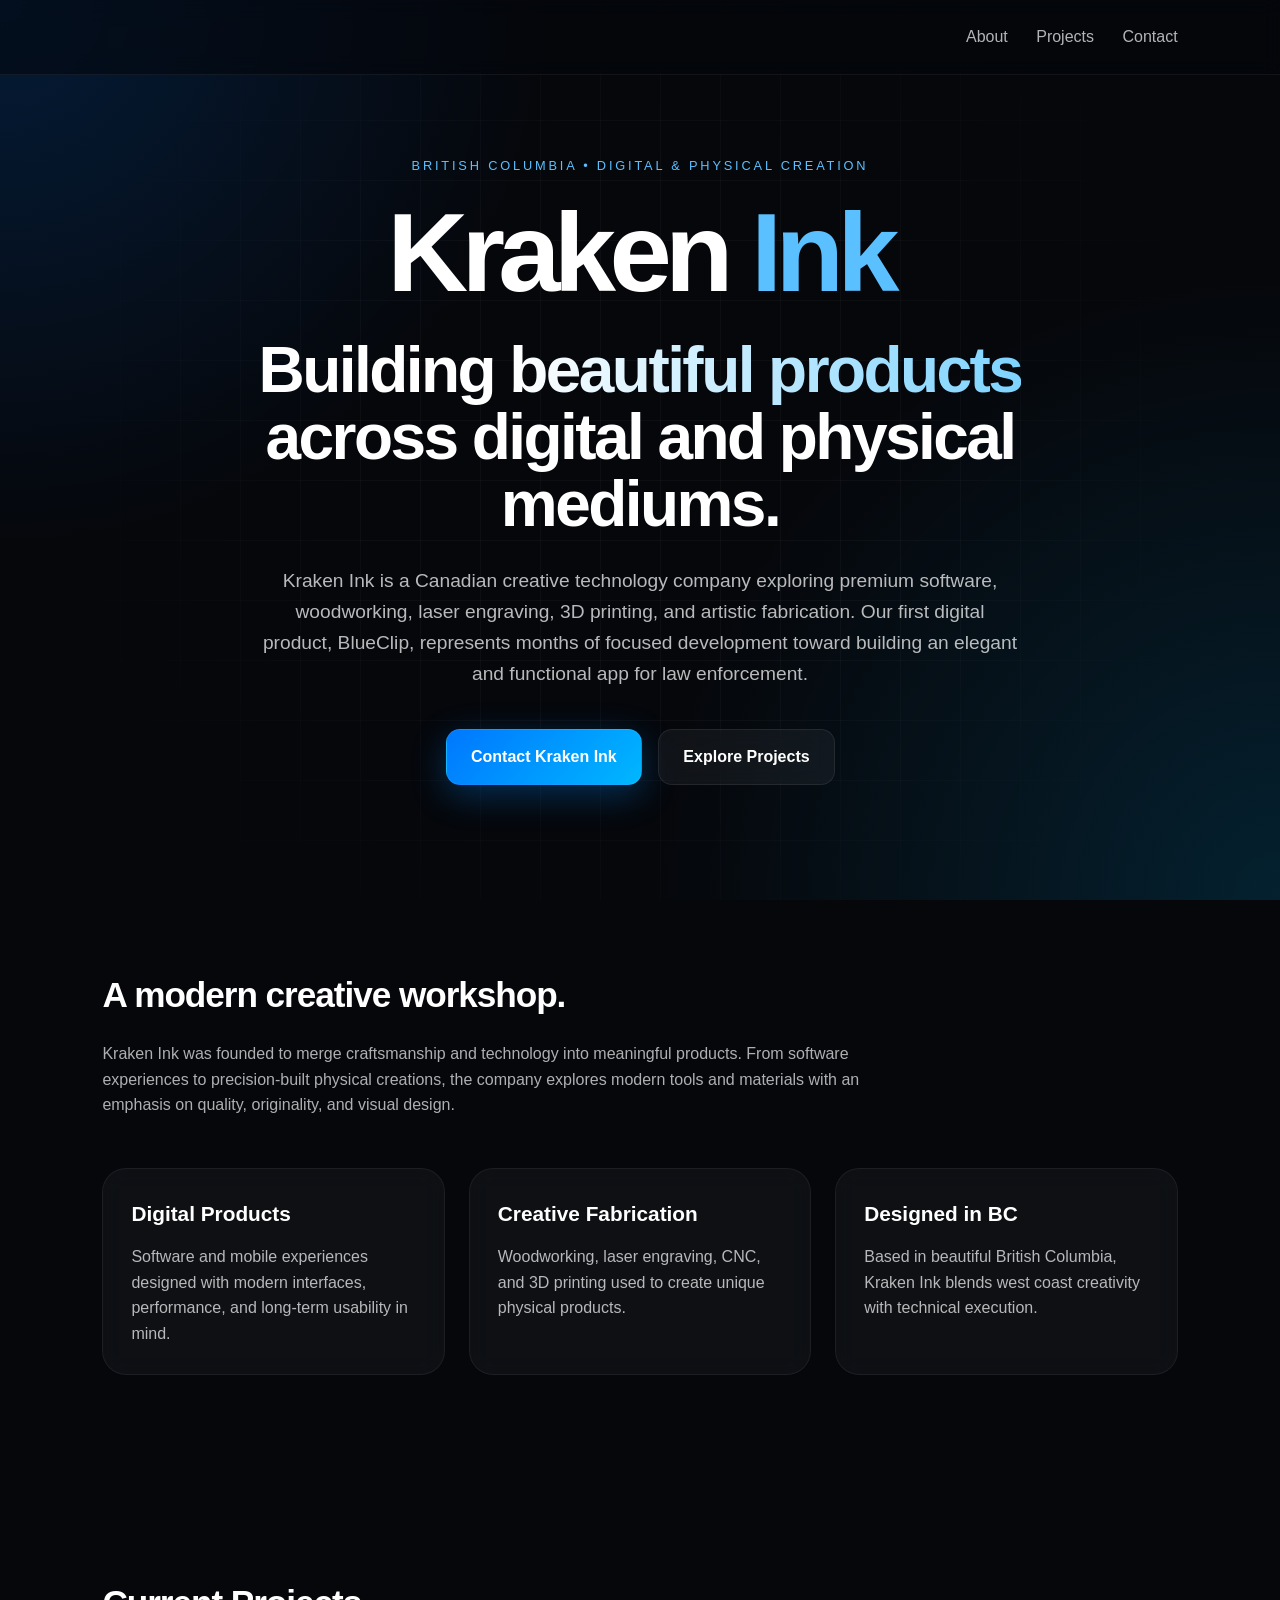
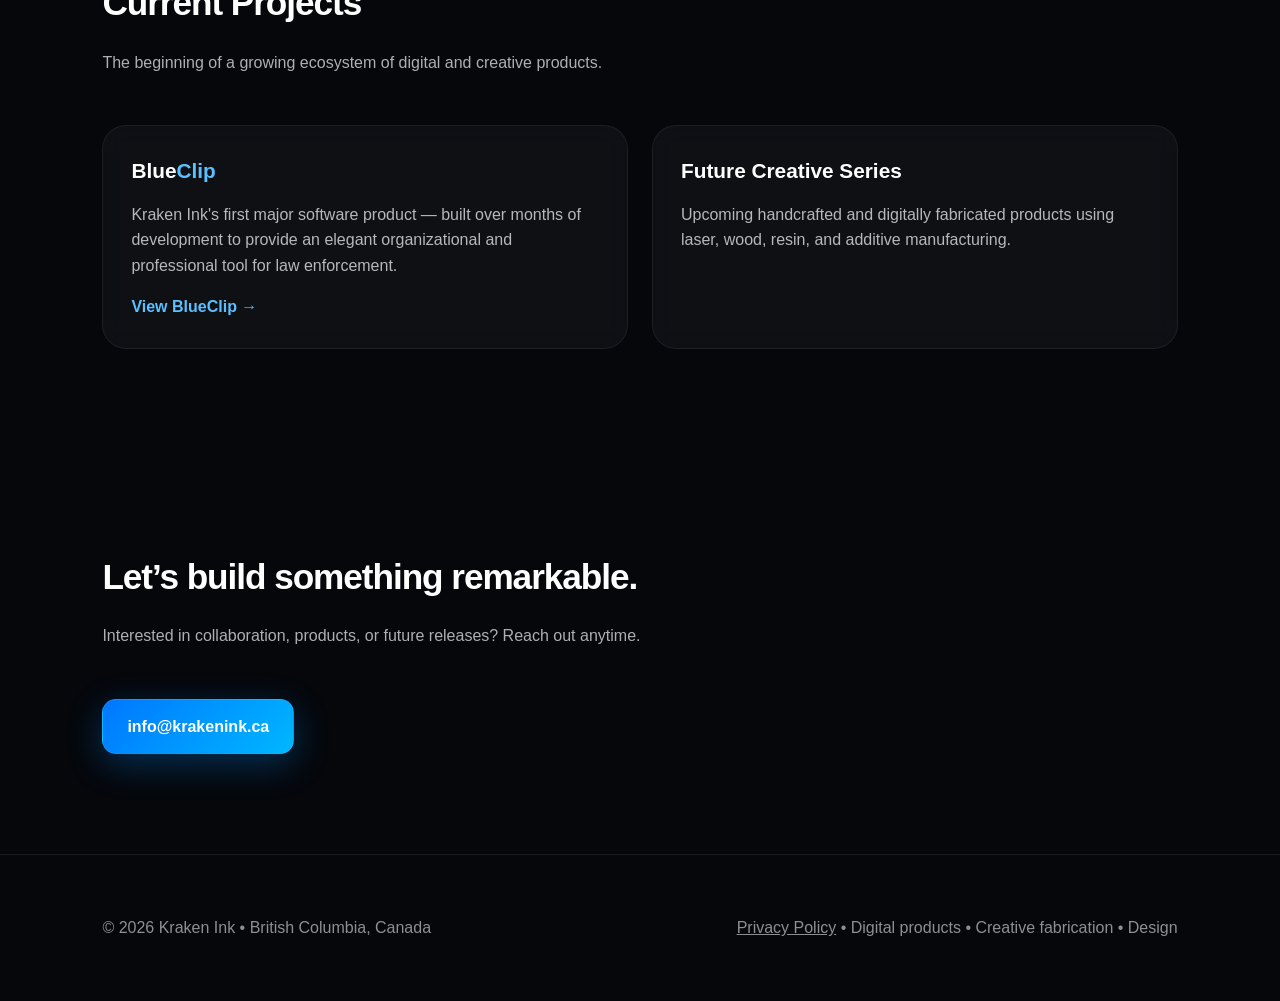
<file: index.html>
<!DOCTYPE html>
<html lang="en">
<head>
  <meta charset="UTF-8" />
  <meta name="viewport" content="width=device-width, initial-scale=1.0" />
  <title>Kraken Ink</title>
  <style>
    * { margin: 0; padding: 0; box-sizing: border-box; }

    body {
      font-family: -apple-system, BlinkMacSystemFont, "SF Pro Display", "Segoe UI", sans-serif;
      background: #05070b;
      color: white;
      overflow-x: hidden;
      line-height: 1.6;
    }

    .bg {
      position: fixed;
      inset: 0;
      background:
        radial-gradient(circle at top left, rgba(0,120,255,0.18), transparent 35%),
        radial-gradient(circle at bottom right, rgba(0,180,255,0.15), transparent 40%),
        #05070b;
      z-index: -2;
    }

    .grid {
      position: fixed;
      inset: 0;
      background-image:
        linear-gradient(rgba(255,255,255,0.03) 1px, transparent 1px),
        linear-gradient(90deg, rgba(255,255,255,0.03) 1px, transparent 1px);
      background-size: 60px 60px;
      z-index: -1;
      mask-image: radial-gradient(circle at center, black 35%, transparent 80%);
    }

    header {
      display: flex;
      justify-content: flex-end;
      align-items: center;
      padding: 24px 8%;
      backdrop-filter: blur(10px);
      position: sticky;
      top: 0;
      background: rgba(5,7,11,0.55);
      border-bottom: 1px solid rgba(255,255,255,0.06);
      z-index: 10;
    }

    nav a {
      text-decoration: none;
      color: rgba(255,255,255,0.7);
      margin-left: 24px;
      transition: 0.3s;
    }

    nav a:hover { color: white; }

    .hero {
      min-height: 88vh;
      display: flex;
      align-items: center;
      justify-content: center;
      text-align: center;
      padding: 0 8%;
    }

    .hero-inner { max-width: 950px; }

    .eyebrow {
      color: #5bc0ff;
      letter-spacing: 0.22em;
      text-transform: uppercase;
      font-size: 0.8rem;
      margin-bottom: 20px;
    }

    .brand-title {
      font-size: clamp(4rem, 9vw, 7rem);
      line-height: 1;
      margin-bottom: 28px;
      font-weight: 850;
      letter-spacing: -0.06em;
    }

    .brand-title .kraken {
      color: #ffffff;
    }

    .brand-title .ink {
      color: #5bc0ff;
    }

    h1 {
      font-size: clamp(2rem, 5vw, 4.5rem);
      line-height: 1.05;
      margin-bottom: 28px;
      font-weight: 800;
      letter-spacing: -0.04em;
    }

    .gradient {
      background: linear-gradient(90deg, #ffffff, #7dd3ff);
      -webkit-background-clip: text;
      -webkit-text-fill-color: transparent;
    }

    .hero p {
      max-width: 760px;
      margin: auto;
      color: rgba(255,255,255,0.72);
      font-size: 1.2rem;
    }

    .buttons {
      margin-top: 40px;
      display: flex;
      justify-content: center;
      gap: 16px;
      flex-wrap: wrap;
    }

    .btn {
      padding: 14px 24px;
      border-radius: 14px;
      text-decoration: none;
      font-weight: 600;
      transition: 0.3s ease;
      border: 1px solid rgba(255,255,255,0.08);
    }

    .primary {
      background: linear-gradient(135deg, #0077ff, #00b7ff);
      color: white;
      box-shadow: 0 10px 35px rgba(0,140,255,0.3);
    }

    .secondary {
      background: rgba(255,255,255,0.05);
      color: white;
      backdrop-filter: blur(12px);
    }

    .btn:hover { transform: translateY(-2px); }

    section { padding: 100px 8%; }

    .section-title {
      font-size: 2.2rem;
      margin-bottom: 18px;
      letter-spacing: -0.03em;
    }

    .section-sub {
      max-width: 760px;
      color: rgba(255,255,255,0.68);
      margin-bottom: 50px;
    }

    .cards {
      display: grid;
      grid-template-columns: repeat(auto-fit, minmax(260px, 1fr));
      gap: 24px;
    }

    .card {
      background: rgba(255,255,255,0.04);
      border: 1px solid rgba(255,255,255,0.06);
      border-radius: 24px;
      padding: 28px;
      backdrop-filter: blur(12px);
      transition: 0.3s ease;
    }

    .card:hover {
      transform: translateY(-4px);
      border-color: rgba(91,192,255,0.3);
    }

    .card h3 {
      margin-bottom: 14px;
      font-size: 1.3rem;
    }

    .card p { color: rgba(255,255,255,0.7); }

    a.card {
      text-decoration: none;
      color: inherit;
      display: block;
    }

    .card-cta {
      display: inline-block;
      margin-top: 16px;
      color: #5bc0ff;
      font-weight: 600;
    }

    footer {
      padding: 60px 8%;
      border-top: 1px solid rgba(255,255,255,0.08);
      color: rgba(255,255,255,0.55);
      display: flex;
      justify-content: space-between;
      flex-wrap: wrap;
      gap: 20px;
    }

    @media (max-width: 700px) {
      header { justify-content: center; }
      nav a { margin: 0 10px; font-size: 0.9rem; }
      footer { flex-direction: column; }
    }
  </style>
</head>

<body>
  <div class="bg"></div>
  <div class="grid"></div>

  <header>
    <nav>
      <a href="#about">About</a>
      <a href="#projects">Projects</a>
      <a href="#contact">Contact</a>
    </nav>
  </header>

  <section class="hero">
    <div class="hero-inner">
      <div class="eyebrow">British Columbia • Digital & Physical Creation</div>

      <div class="brand-title">
        <span class="kraken">Kraken</span>
        <span class="ink">Ink</span>
      </div>

      <h1>
        Building <span class="gradient">beautiful products</span><br>
        across digital and physical mediums.
      </h1>

      <p>
        Kraken Ink is a Canadian creative technology company exploring premium software,
        woodworking, laser engraving, 3D printing, and artistic fabrication.
        Our first digital product, BlueClip, represents months of focused development
        toward building an elegant and functional app for law enforcement.
      </p>

      <div class="buttons">
        <a class="btn primary" href="mailto:info@krakenink.ca">Contact Kraken Ink</a>
        <a class="btn secondary" href="#projects">Explore Projects</a>
      </div>
    </div>
  </section>

  <section id="about">
    <h2 class="section-title">A modern creative workshop.</h2>
    <p class="section-sub">
      Kraken Ink was founded to merge craftsmanship and technology into meaningful products.
      From software experiences to precision-built physical creations, the company explores
      modern tools and materials with an emphasis on quality, originality, and visual design.
    </p>

    <div class="cards">
      <div class="card">
        <h3>Digital Products</h3>
        <p>
          Software and mobile experiences designed with modern interfaces, performance,
          and long-term usability in mind.
        </p>
      </div>

      <div class="card">
        <h3>Creative Fabrication</h3>
        <p>
          Woodworking, laser engraving, CNC, and 3D printing used to create unique physical products.
        </p>
      </div>

      <div class="card">
        <h3>Designed in BC</h3>
        <p>
          Based in beautiful British Columbia, Kraken Ink blends west coast creativity with technical execution.
        </p>
      </div>
    </div>
  </section>

  <section id="projects">
    <h2 class="section-title">Current Projects</h2>
    <p class="section-sub">
      The beginning of a growing ecosystem of digital and creative products.
    </p>

    <div class="cards">
      <a class="card" href="/blueclip/">
        <h3>
          <span style="color:white;">Blue</span><span style="color:#5bc0ff;">Clip</span>
        </h3>
        <p>
          Kraken Ink's first major software product — built over months of development to provide an elegant organizational and professional tool for law enforcement.
        </p>
        <span class="card-cta">View BlueClip →</span>
      </a>

      <div class="card">
        <h3>Future Creative Series</h3>
        <p>
          Upcoming handcrafted and digitally fabricated products using laser, wood, resin, and additive manufacturing.
        </p>
      </div>
    </div>
  </section>

  <section id="contact">
    <h2 class="section-title">Let’s build something remarkable.</h2>
    <p class="section-sub">
      Interested in collaboration, products, or future releases?
      Reach out anytime.
    </p>

    <div class="buttons" style="justify-content:flex-start;">
      <a class="btn primary" href="mailto:info@krakenink.ca">info@krakenink.ca</a>
    </div>
  </section>

  <footer>
    <div>© 2026 Kraken Ink • British Columbia, Canada</div>
    <div><a href="/privacy" style="color: inherit;">Privacy Policy</a> • Digital products • Creative fabrication • Design</div>
  </footer>
</body>
</html>
</file>
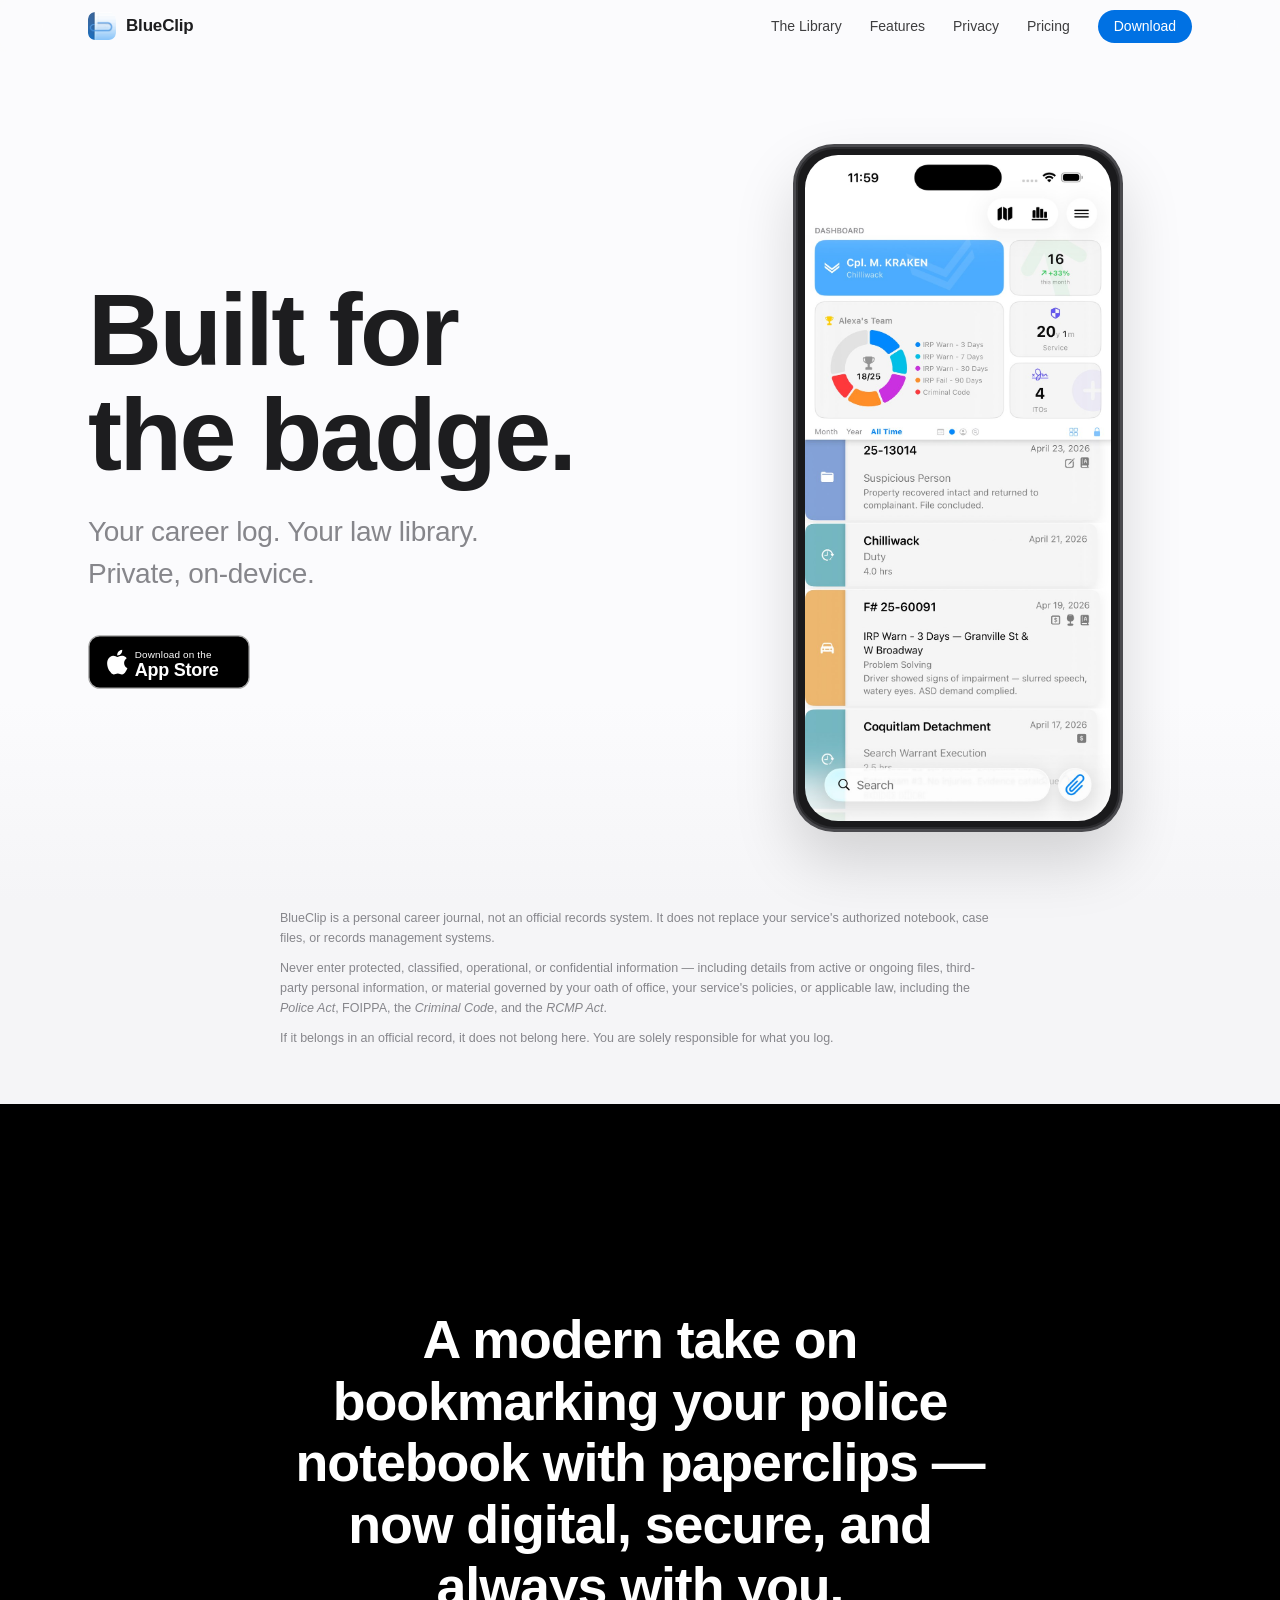
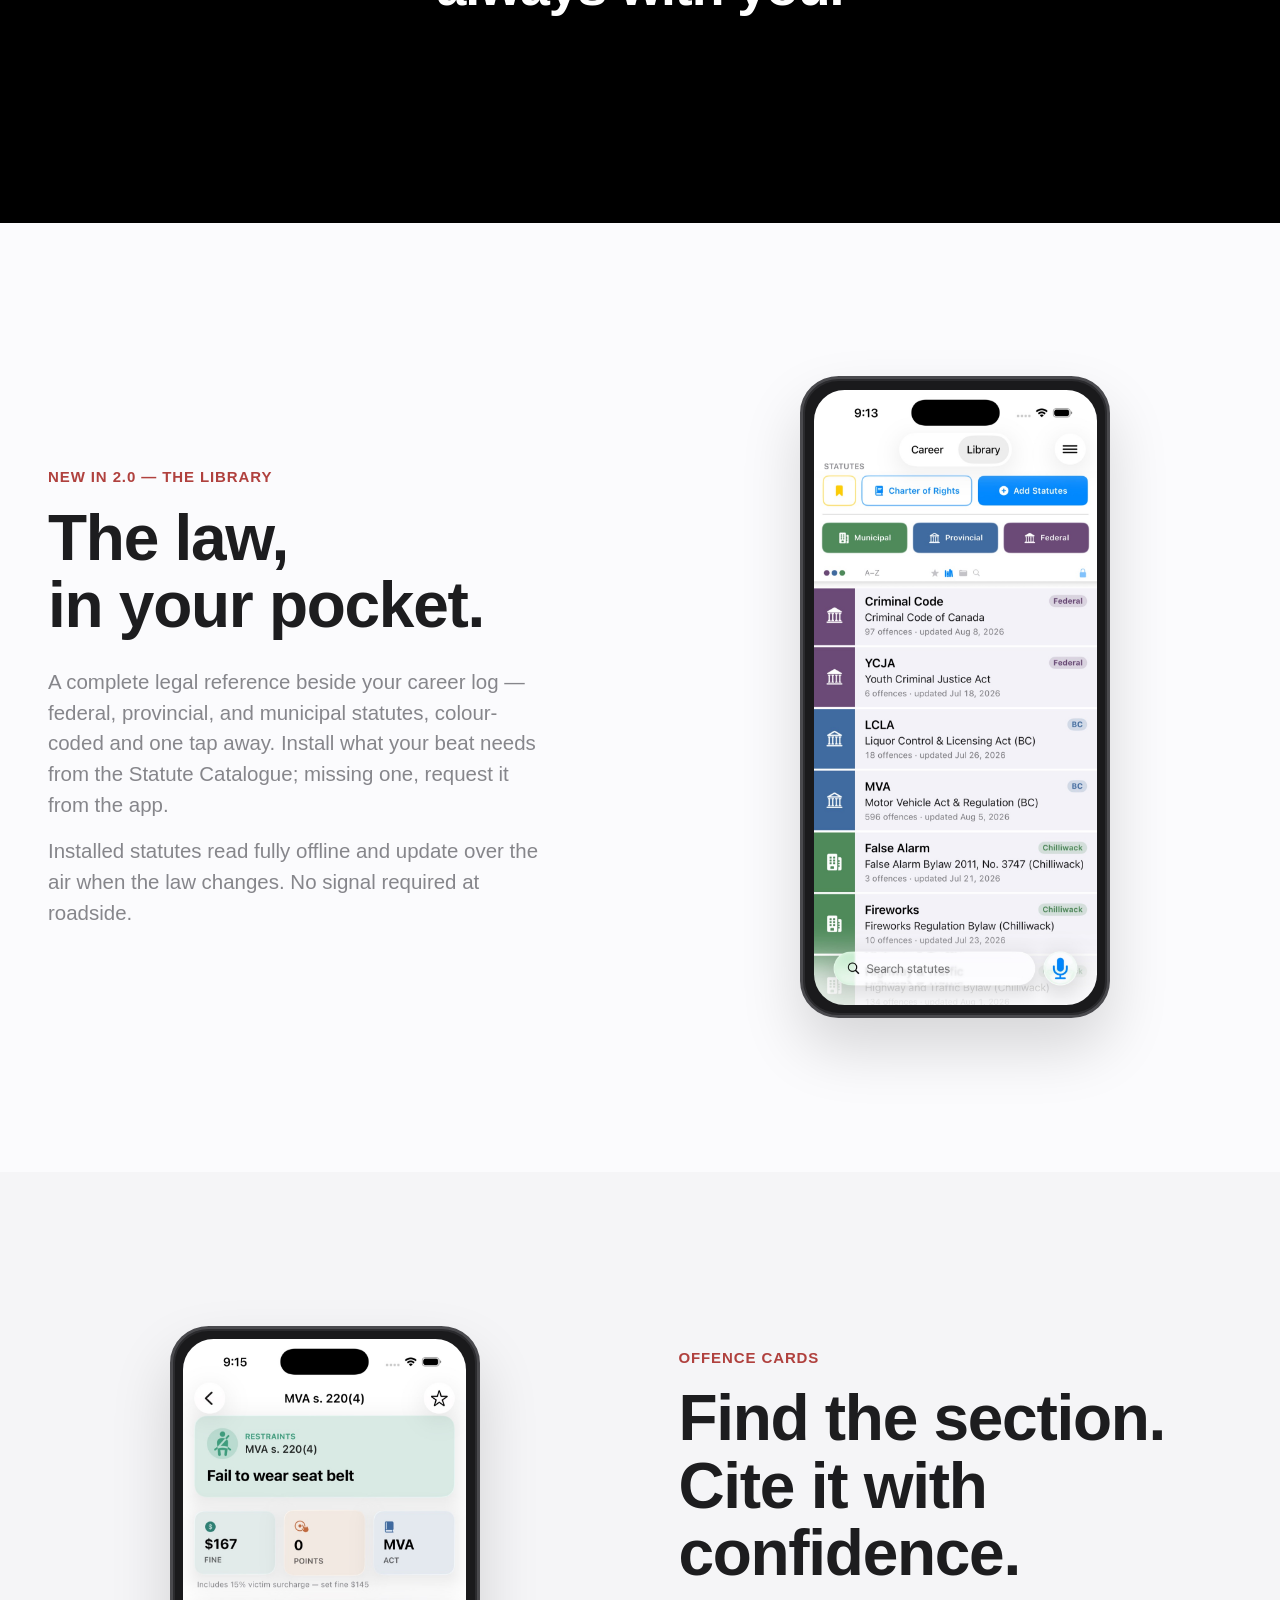
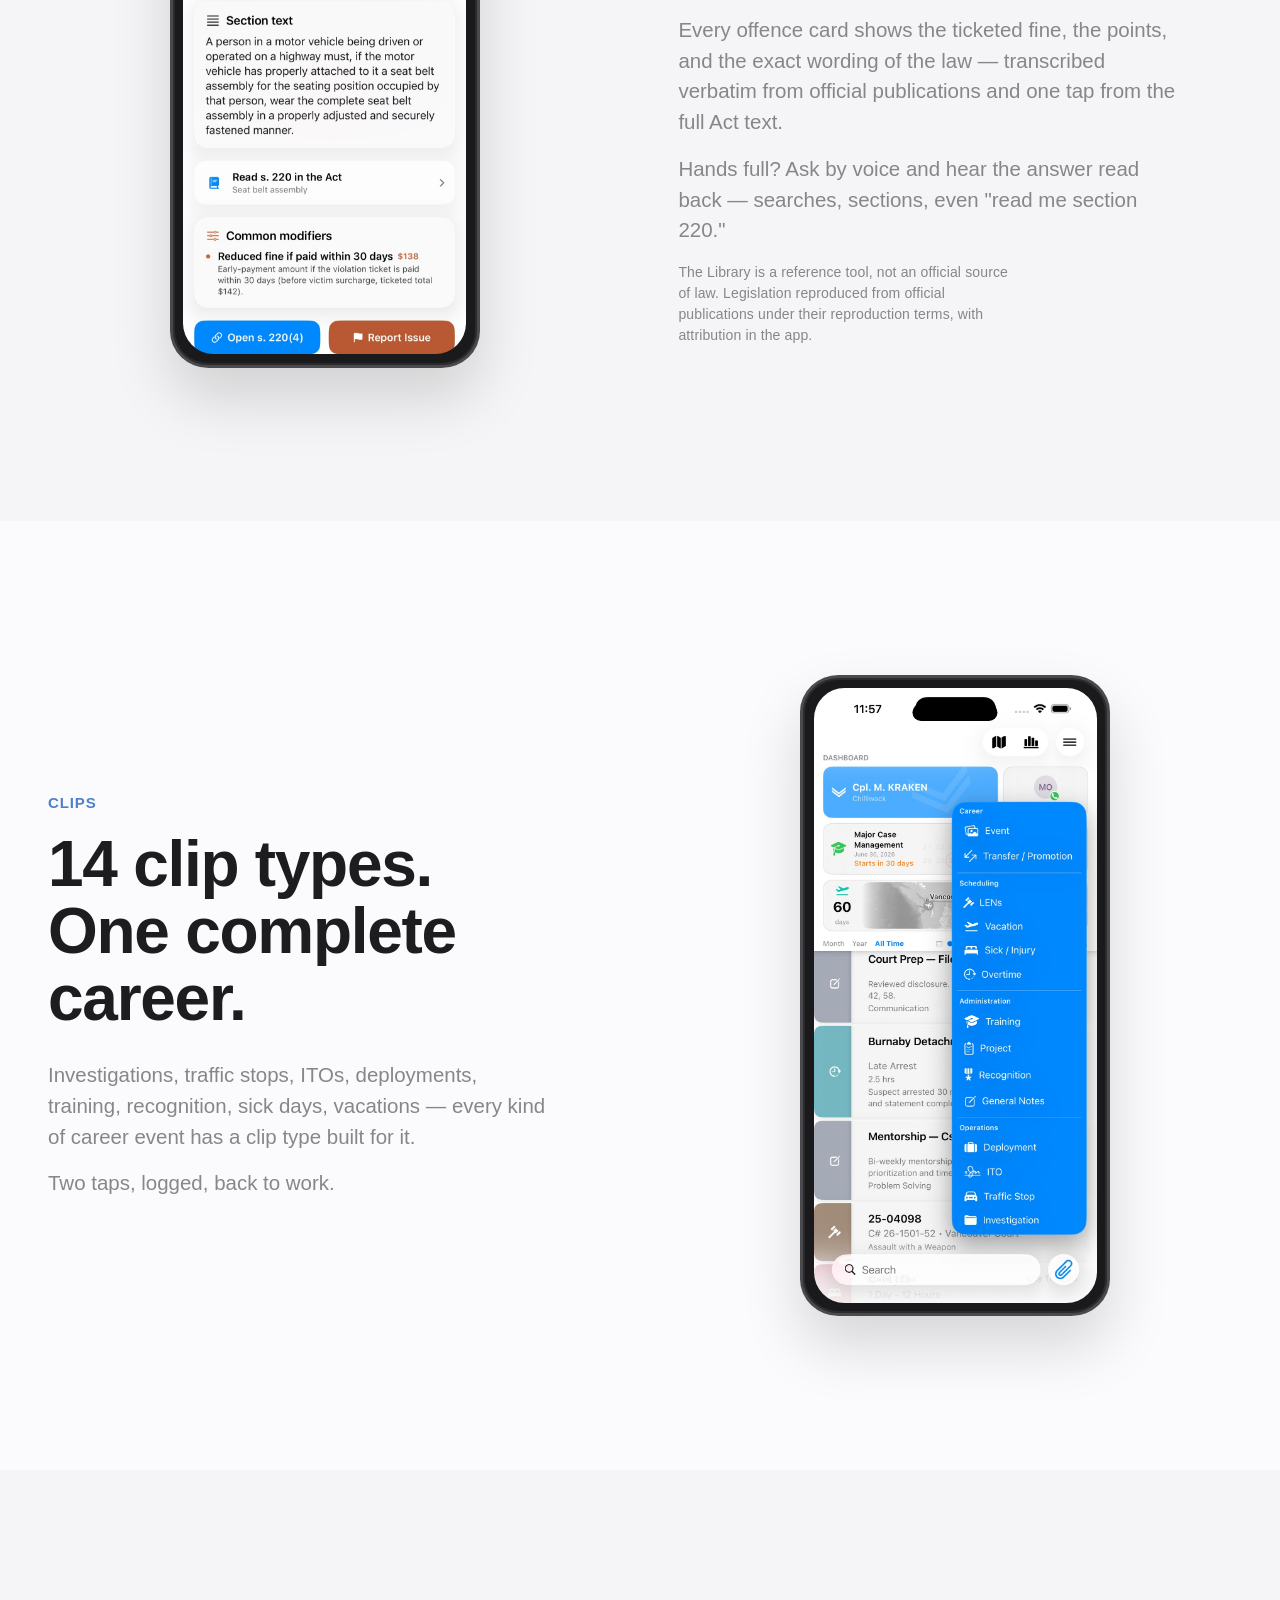
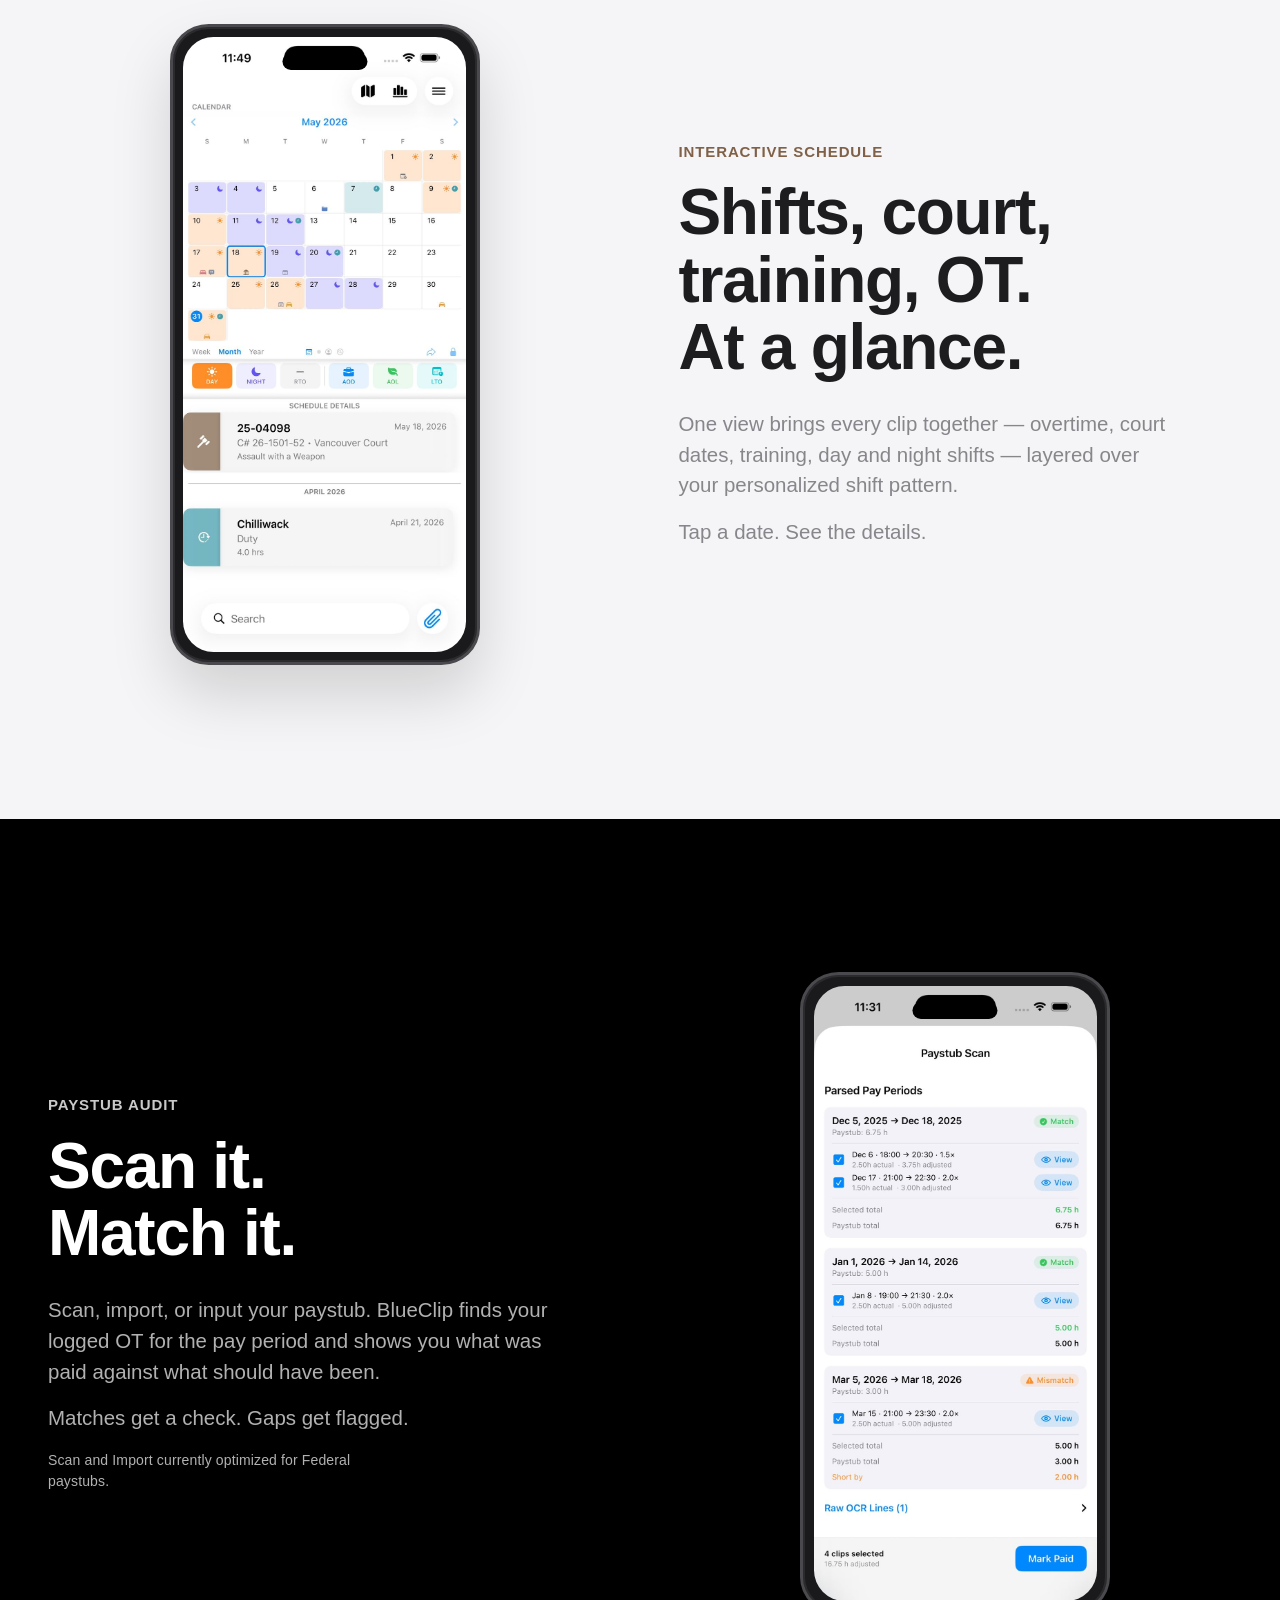
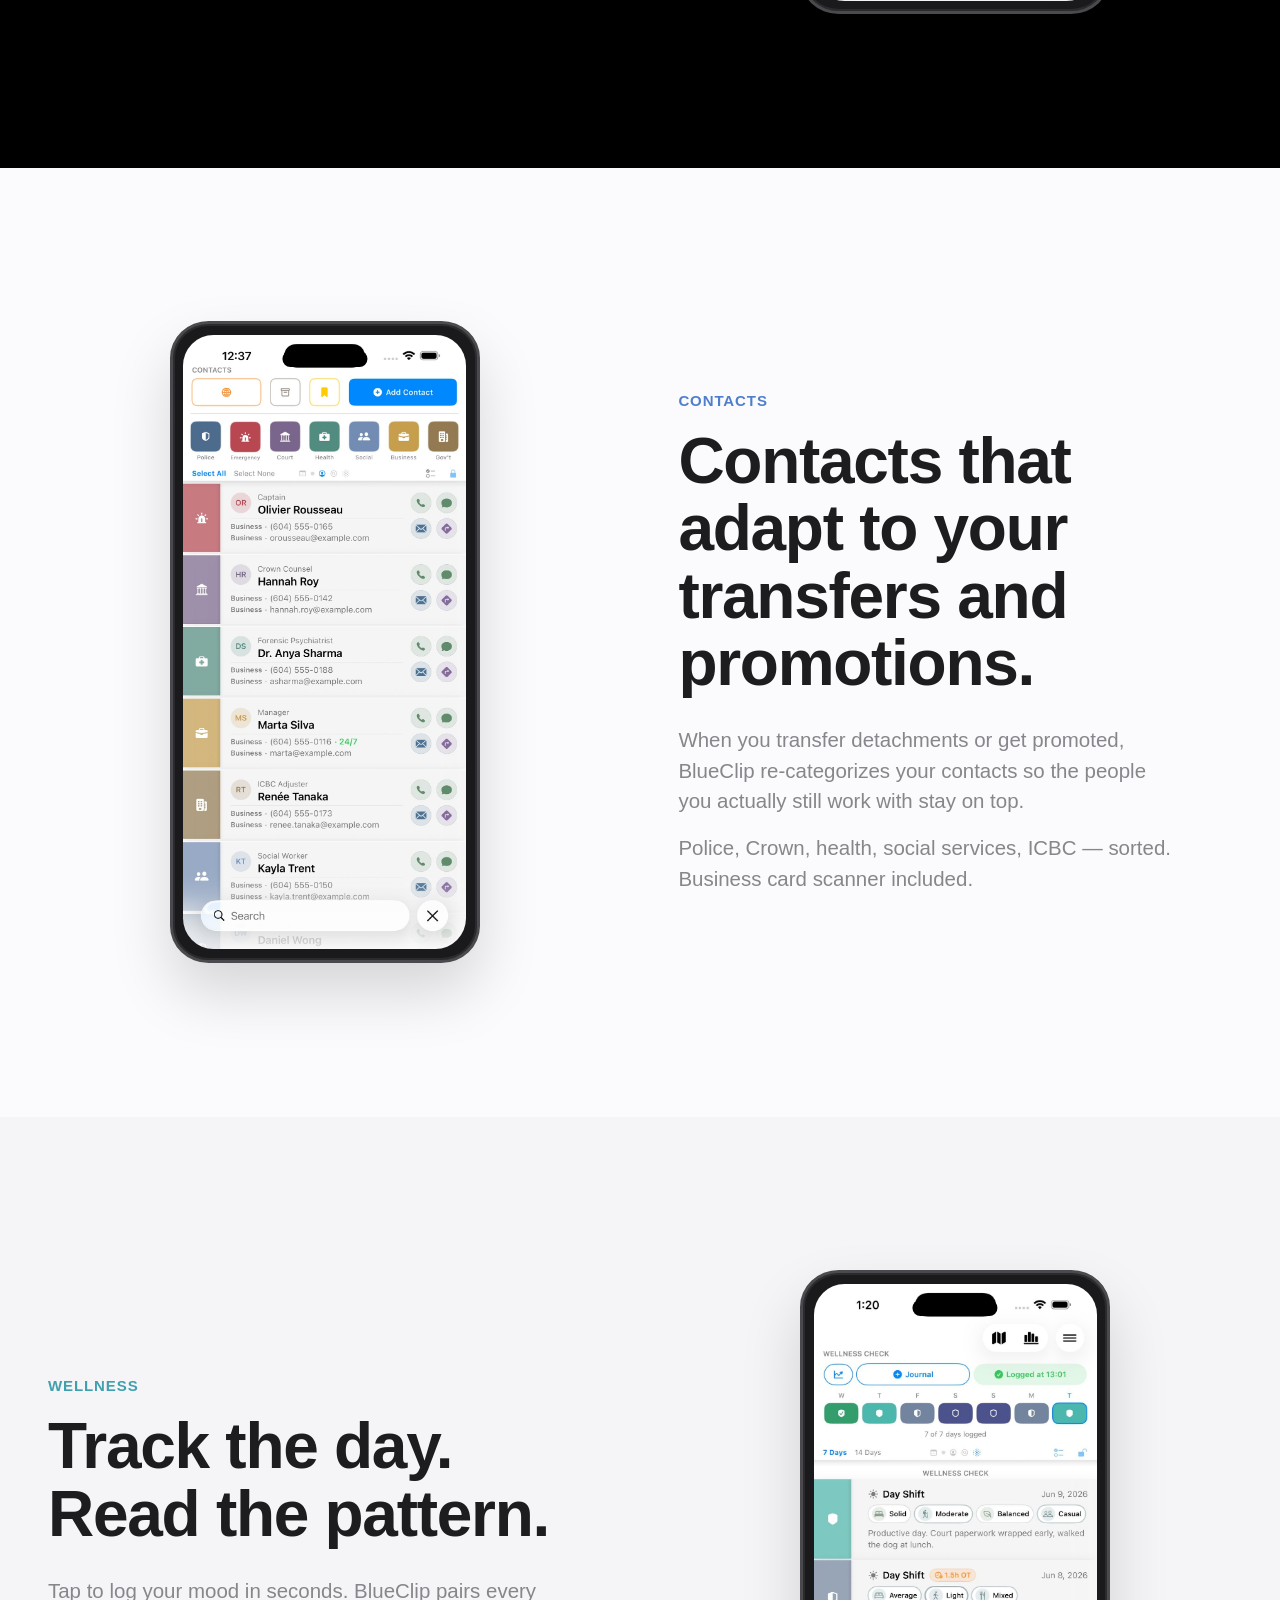
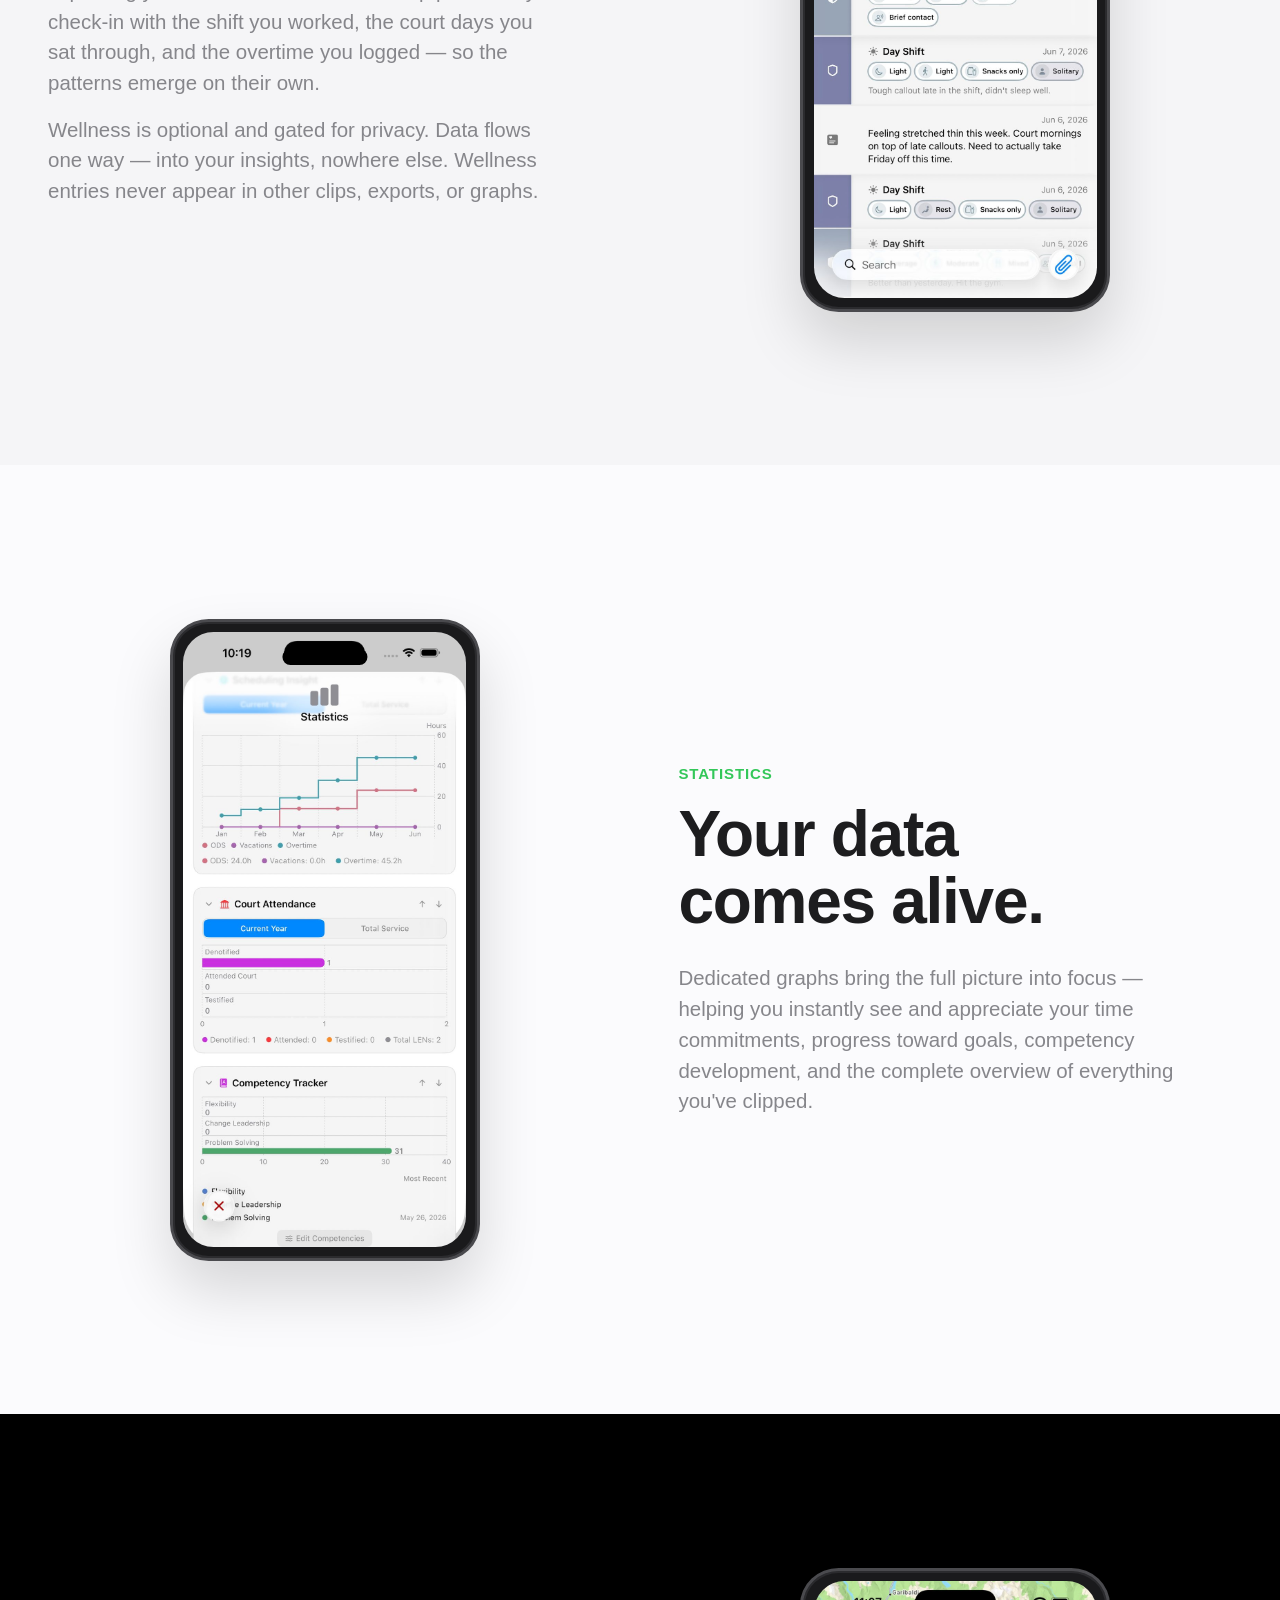
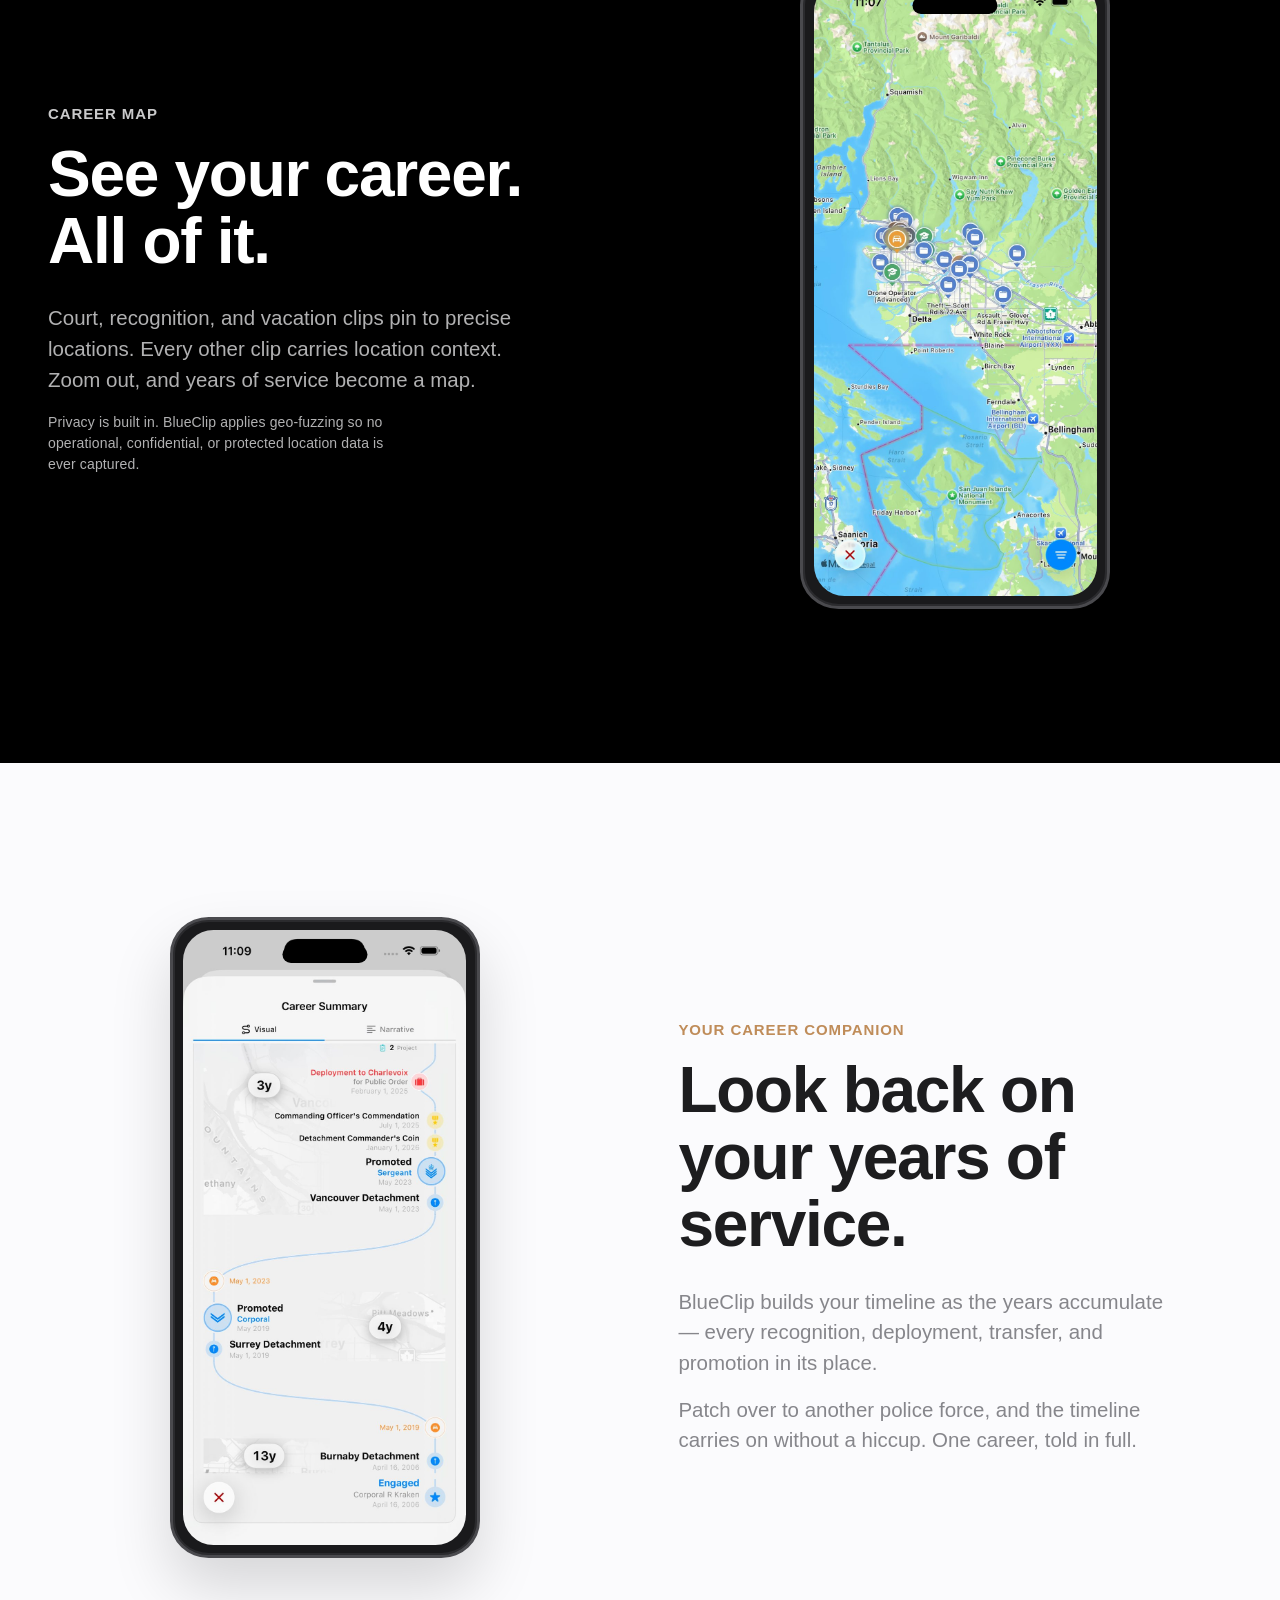
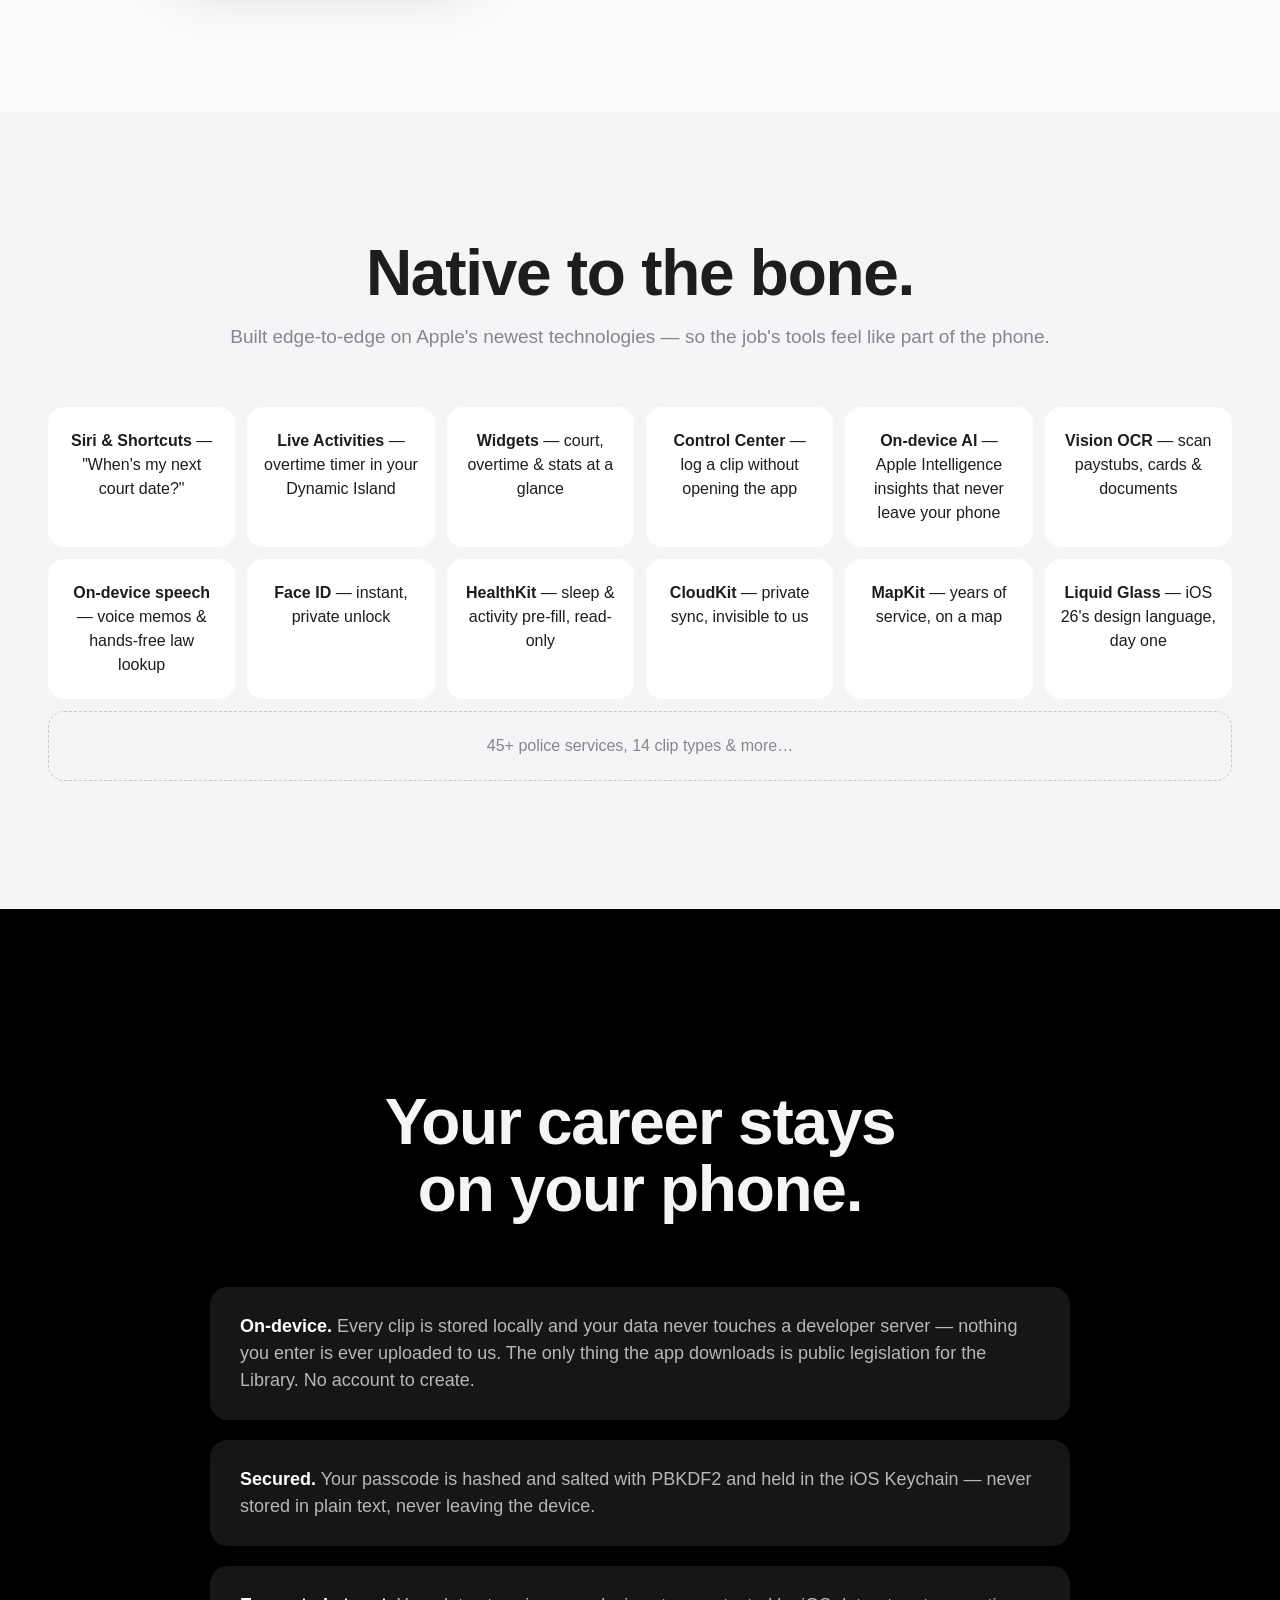
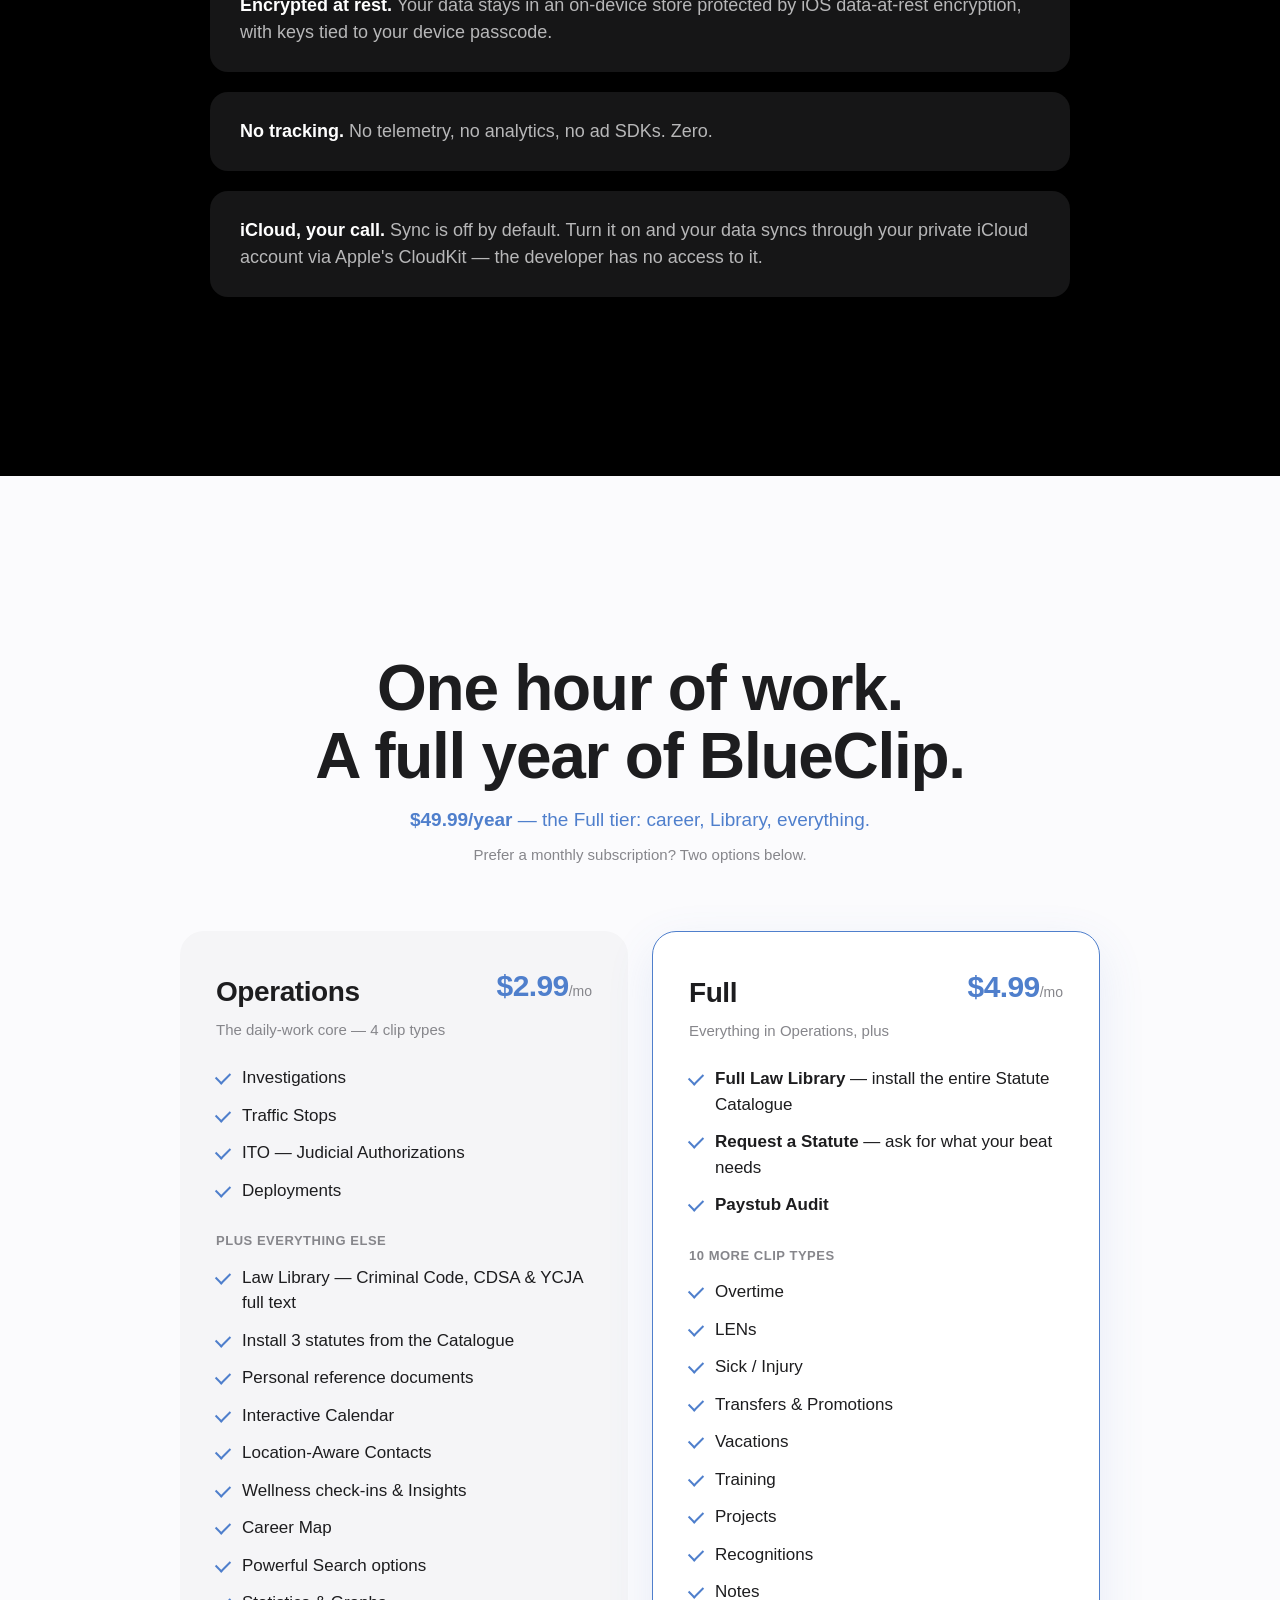
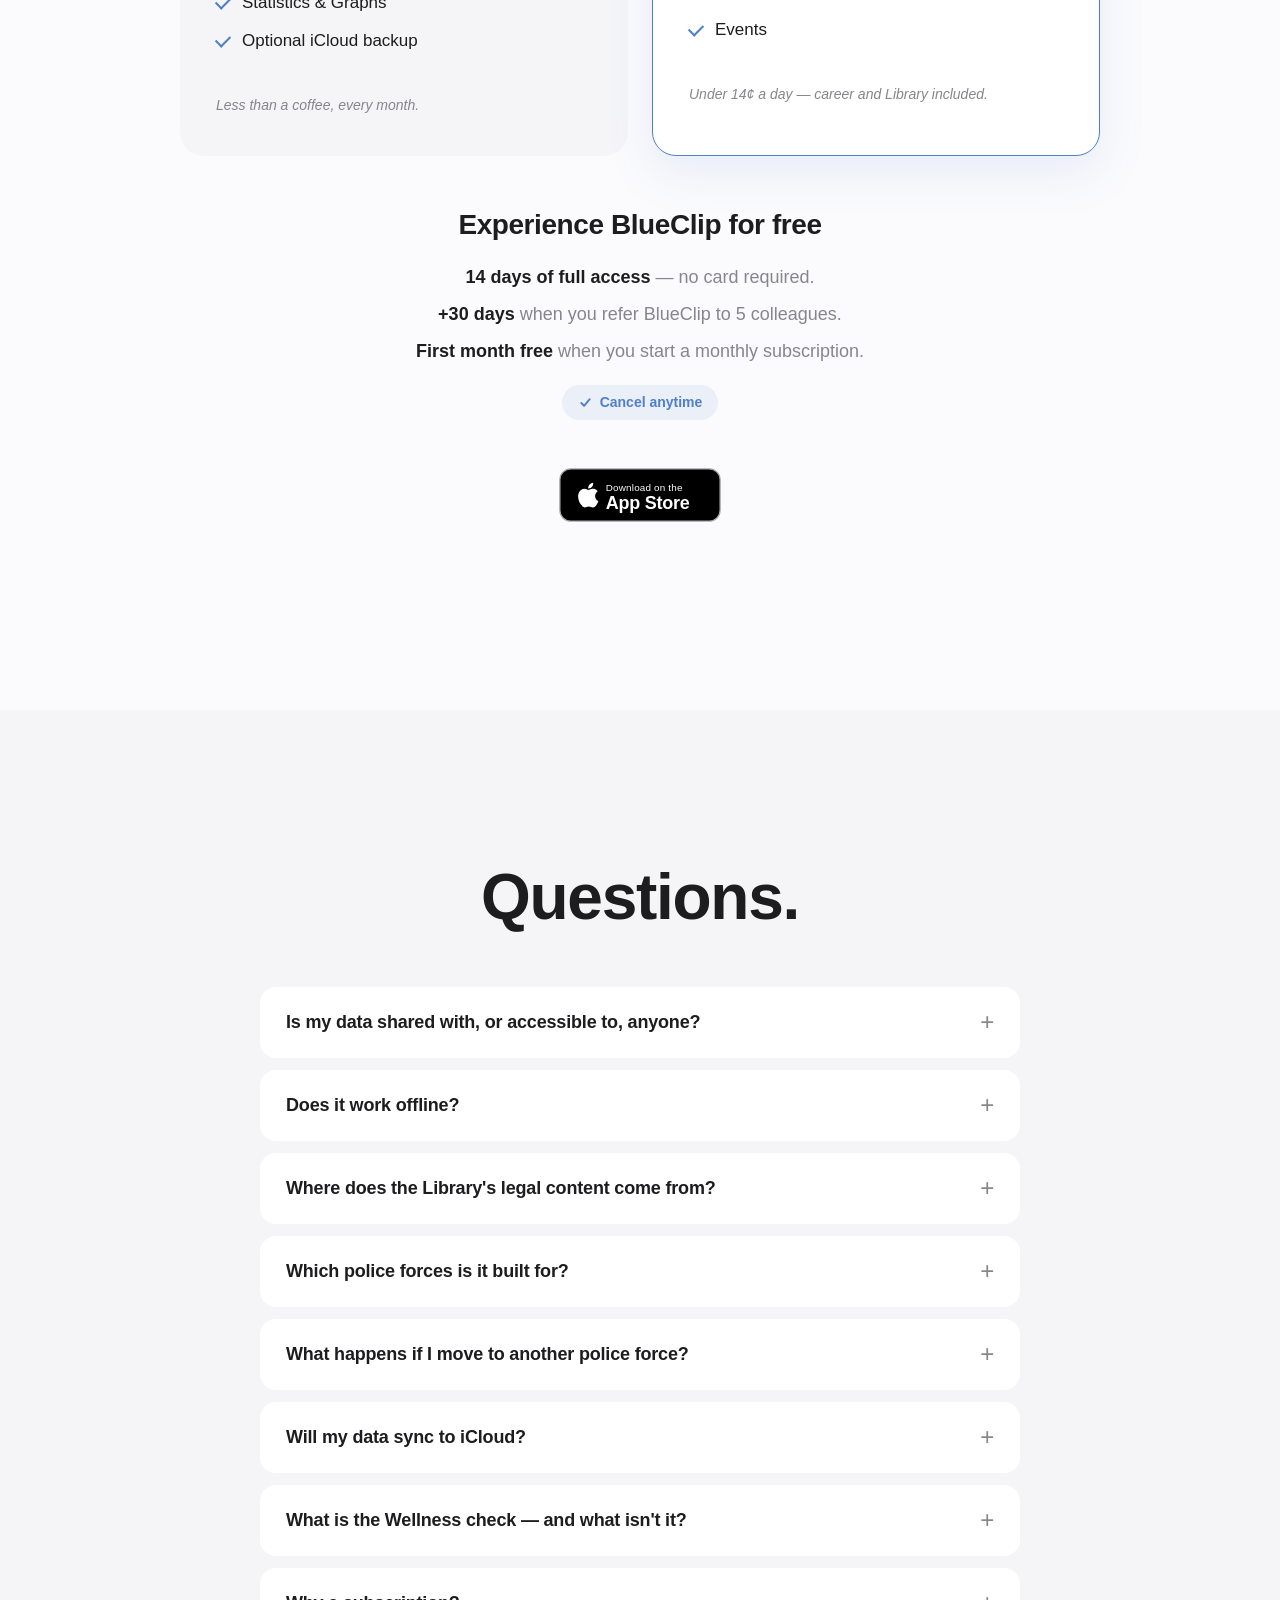
<file: blueclip/index.html>
<!DOCTYPE html>
<html lang="en">
<head>
<meta charset="UTF-8">
<meta name="viewport" content="width=device-width, initial-scale=1.0">
<title>BlueClip — Built for the badge.</title>
<meta name="description" content="BlueClip is a private, on-device career log and offline law library for police officers. Track shifts, overtime, investigations, and court days — and look up offences, fines, and full Act text with no signal.">

<!-- Open Graph -->
<meta property="og:type" content="website">
<meta property="og:title" content="BlueClip — Built for the badge.">
<meta property="og:description" content="Private. On-device. Built for officers. Your career log — and the law, in your pocket.">
<meta property="og:image" content="https://krakenink.ca/blueclip/assets/og-card-v2.png">
<meta property="og:image:width" content="1200">
<meta property="og:image:height" content="630">
<meta name="twitter:card" content="summary_large_image">
<meta name="twitter:title" content="BlueClip — Built for the badge.">
<meta name="twitter:description" content="Private. On-device. Built for officers. Your career log — and the law, in your pocket.">
<meta name="twitter:image" content="https://krakenink.ca/blueclip/assets/og-card-v2.png">

<link rel="icon" type="image/png" href="assets/blueclip-icon.png">
<link rel="stylesheet" href="style.css">

<script type="application/ld+json">
{
  "@context": "https://schema.org",
  "@type": "SoftwareApplication",
  "name": "BlueClip",
  "operatingSystem": "iOS",
  "applicationCategory": "ProductivityApplication",
  "description": "A private, on-device career log and offline law library for police officers. Shifts, overtime, investigations, court days, wellness — and the statutes you enforce, stored on your phone.",
  "offers": { "@type": "Offer", "price": "0", "priceCurrency": "CAD" },
  "author": { "@type": "Organization", "name": "Kraken Ink Inc." }
}
</script>
</head>
<body>

<nav class="nav" id="nav" aria-label="Primary">
  <div class="nav-inner">
    <a class="nav-brand" href="#top">
      <img src="assets/blueclip-icon.png" alt="" width="28" height="28">
      <span>BlueClip</span>
    </a>
    <div class="nav-links">
      <a href="#library">The Library</a>
      <a href="#features">Features</a>
      <a href="#privacy">Privacy</a>
      <a href="#pricing">Pricing</a>
      <a class="nav-cta" href="https://apps.apple.com/app/id6760573389" target="_blank" rel="noopener">Download</a>
    </div>
  </div>
</nav>

<main id="top">

  <!-- ============ HERO ============ -->
  <header class="hero">
    <div class="hero-inner">
    <div class="hero-copy reveal">
      <h1>Built for<br>the badge.</h1>
      <p class="hero-sub">Your career log. Your law library.<br>Private, on-device.</p>
      <a class="store-badge" href="https://apps.apple.com/app/id6760573389" target="_blank" rel="noopener" aria-label="Download BlueClip on the App Store">
        <img src="assets/app-store-badge.svg" alt="Download on the App Store" width="162" height="54">
      </a>
    </div>
    <div class="hero-phone reveal delay-1">
      <div class="iphone">
        <div class="iphone-screen hero-rotator">
          <img src="assets/screenshot-dashboard.jpg" alt="BlueClip screens: dashboard, statute library, offence card, calendar, and statistics" loading="eager" class="active">
          <img src="assets/screenshot-library.jpg" alt="" loading="lazy">
          <img src="assets/screenshot-offence.jpg" alt="" loading="lazy">
          <img src="assets/screenshot-lens.jpg" alt="" loading="lazy">
          <img src="assets/screenshot-overtime.jpg" alt="" loading="lazy">
        </div>
      </div>
    </div>
    </div>
  </header>

  <!-- ============ DISCLAIMER ============ -->
  <section class="disclaimer" aria-label="Important notice">
    <div class="disclaimer-inner reveal">
      <p>BlueClip is a personal career journal, not an official records system. It does not replace your service's authorized notebook, case files, or records management systems.</p>
      <p>Never enter protected, classified, operational, or confidential information &mdash; including details from active or ongoing files, third-party personal information, or material governed by your oath of office, your service's policies, or applicable law, including the <em>Police Act</em>, FOIPPA, the <em>Criminal Code</em>, and the <em>RCMP Act</em>.</p>
      <p>If it belongs in an official record, it does not belong here. You are solely responsible for what you log.</p>
    </div>
  </section>

  <!-- ============ IDENTITY ============ -->
  <section class="statement" aria-label="What BlueClip is for">
    <p class="reveal">A modern take on bookmarking your police notebook with paperclips &mdash; now digital, secure, and always with you.</p>
  </section>

  <!-- ============ LIBRARY (NEW IN 2.0) ============ -->
  <section class="feature bg-white" id="library">
    <div class="feature-inner">
      <div class="feature-copy reveal">
        <p class="eyebrow" style="--accent:#B0413E">New in 2.0 &mdash; The Library</p>
        <h2>The law,<br>in your pocket.</h2>
        <p>A complete legal reference beside your career log &mdash; federal, provincial, and municipal statutes, colour-coded and one tap away. Install what your beat needs from the Statute Catalogue; missing one, request it from the app.</p>
        <p>Installed statutes read fully offline and update over the air when the law changes. No signal required at roadside.</p>
      </div>
      <div class="feature-phone reveal delay-1">
        <div class="iphone">
          <div class="iphone-screen"><img src="assets/screenshot-library.jpg" alt="Library statute list showing the Criminal Code, YCJA, Liquor Control Act, Motor Vehicle Act, and municipal bylaws, colour-coded by federal, provincial, and municipal level" loading="lazy"></div>
        </div>
      </div>
    </div>
  </section>

  <section class="feature bg-grey alt">
    <div class="feature-inner">
      <div class="feature-copy reveal">
        <p class="eyebrow" style="--accent:#B0413E">Offence Cards</p>
        <h2>Find the section.<br>Cite it with confidence.</h2>
        <p>Every offence card shows the ticketed fine, the points, and the exact wording of the law &mdash; transcribed verbatim from official publications and one tap from the full Act text.</p>
        <p>Hands full? Ask by voice and hear the answer read back &mdash; searches, sections, even "read me section 220."</p>
        <p class="fineprint">The Library is a reference tool, not an official source of law. Legislation reproduced from official publications under their reproduction terms, with attribution in the app.</p>
      </div>
      <div class="feature-phone reveal delay-1">
        <div class="iphone">
          <div class="iphone-screen"><img src="assets/screenshot-offence.jpg" alt="Offence card for fail to wear seat belt, MVA s. 220(4), showing the $167 fine, points, verbatim section text, a link to read section 220 in the Act, and early-payment modifier" loading="lazy"></div>
        </div>
      </div>
    </div>
  </section>

  <!-- ============ FEATURES ============ -->
  <div id="features">

    <section class="feature bg-white">
      <div class="feature-inner">
        <div class="feature-copy reveal">
          <p class="eyebrow" style="--accent:#4F7FCC">Clips</p>
          <h2>14 clip types.<br>One complete career.</h2>

          <p>Investigations, traffic stops, ITOs, deployments, training, recognition, sick days, vacations &mdash; every kind of career event has a clip type built for it.</p>
          <p>Two taps, logged, back to work.</p>
        </div>
        <div class="feature-phone reveal delay-1">
          <div class="iphone">
            <div class="iphone-screen"><img src="assets/screenshot-cliptypes.jpg" alt="Quick-add menu listing clip types: events, transfers, LENs, vacation, overtime, training, deployments, ITO, and more" loading="lazy"></div>
          </div>
        </div>
      </div>
    </section>

    <section class="feature bg-grey alt">
      <div class="feature-inner">
        <div class="feature-copy reveal">
          <p class="eyebrow" style="--accent:#806147">Interactive Schedule</p>
          <h2>Shifts, court, training, OT.<br>At a glance.</h2>
          <p>One view brings every clip together &mdash; overtime, court dates, training, day and night shifts &mdash; layered over your personalized shift pattern.</p>
          <p>Tap a date. See the details.</p>
        </div>
        <div class="feature-phone reveal delay-1">
          <div class="iphone">
            <div class="iphone-screen"><img src="assets/screenshot-lens.jpg" alt="Calendar view with shift pattern colour-coding and a court appearance flagged on May 18" loading="lazy"></div>
          </div>
        </div>
      </div>
    </section>

    <section class="feature bg-dark">
      <div class="feature-inner">
        <div class="feature-copy reveal">
          <p class="eyebrow" style="--accent:#40A0AE">Paystub Audit</p>
          <h2>Scan it.<br>Match it.</h2>
          <p>Scan, import, or input your paystub. BlueClip finds your logged OT for the pay period and shows you what was paid against what should have been.</p>
          <p>Matches get a check. Gaps get flagged.</p>
          <p class="fineprint">Scan and Import currently optimized for Federal paystubs.</p>
        </div>
        <div class="feature-phone reveal delay-1">
          <div class="iphone">
            <div class="iphone-screen"><img src="assets/screenshot-paystub.jpg" alt="Paystub scan results matching pay periods against logged overtime, with one period flagged short by two hours" loading="lazy"></div>
          </div>
        </div>
      </div>
    </section>

    <section class="feature bg-white alt">
      <div class="feature-inner">
        <div class="feature-copy reveal">
          <p class="eyebrow" style="--accent:#4F7FCC">Contacts</p>
          <h2>Contacts that adapt to your transfers and promotions.</h2>
          <p>When you transfer detachments or get promoted, BlueClip re-categorizes your contacts so the people you actually still work with stay on top.</p>
          <p>Police, Crown, health, social services, ICBC — sorted. Business card scanner included.</p>
        </div>
        <div class="feature-phone reveal delay-1">
          <div class="iphone">
            <div class="iphone-screen"><img src="assets/screenshot-contacts.jpg" alt="Contacts screen with categories for police, emergency, court, health, social, business, and government" loading="lazy"></div>
          </div>
        </div>
      </div>
    </section>

    <section class="feature bg-grey">
      <div class="feature-inner">
        <div class="feature-copy reveal">
          <p class="eyebrow" style="--accent:#40A0AE">Wellness</p>
          <h2>Track the day.<br>Read the pattern.</h2>
          <p>Tap to log your mood in seconds. BlueClip pairs every check-in with the shift you worked, the court days you sat through, and the overtime you logged — so the patterns emerge on their own.</p>
          <p>Wellness is optional and gated for privacy. Data flows one way &mdash; into your insights, nowhere else. Wellness entries never appear in other clips, exports, or graphs.</p>
        </div>
        <div class="feature-phone reveal delay-1">
          <div class="iphone">
            <div class="iphone-screen"><img src="assets/screenshot-wellness.jpg" alt="Wellness check screen with a week of logged day shifts, mood tags, and journal notes" loading="lazy"></div>
          </div>
        </div>
      </div>
    </section>

    <section class="feature bg-white alt">
      <div class="feature-inner">
        <div class="feature-copy reveal">
          <p class="eyebrow" style="--accent:#33C759">Statistics</p>
          <h2>Your data<br>comes alive.</h2>

          <p>Dedicated graphs bring the full picture into focus &mdash; helping you instantly see and appreciate your time commitments, progress toward goals, competency development, and the complete overview of everything you've clipped.</p>
        </div>
        <div class="feature-phone reveal delay-1">
          <div class="iphone">
            <div class="iphone-screen"><img src="assets/screenshot-overtime.jpg" alt="Statistics screen charting overtime, sick hours, and vacation across the year, plus court attendance" loading="lazy"></div>
          </div>
        </div>
      </div>
    </section>

    <section class="feature bg-dark">
      <div class="feature-inner">
        <div class="feature-copy reveal">
          <p class="eyebrow" style="--accent:#5481CC">Career Map</p>
          <h2>See your career.<br>All of it.</h2>
          <p>Court, recognition, and vacation clips pin to precise locations. Every other clip carries location context. Zoom out, and years of service become a map.</p>
          <p class="fineprint">Privacy is built in. BlueClip applies geo-fuzzing so no operational, confidential, or protected location data is ever captured.</p>
        </div>
        <div class="feature-phone reveal delay-1">
          <div class="iphone">
            <div class="iphone-screen"><img src="assets/screenshot-investigations.jpg" alt="Map of the Lower Mainland with investigation, training, and traffic stop pins" loading="lazy"></div>
          </div>
        </div>
      </div>
    </section>

    <section class="feature bg-white alt">
      <div class="feature-inner">
        <div class="feature-copy reveal">
          <p class="eyebrow" style="--accent:#BF8C59">Your Career Companion</p>
          <h2>Look back on<br>your years of service.</h2>
          <p>BlueClip builds your timeline as the years accumulate &mdash; every recognition, deployment, transfer, and promotion in its place.</p>
          <p>Patch over to another police force, and the timeline carries on without a hiccup. One career, told in full.</p>
        </div>
        <div class="feature-phone reveal delay-1">
          <div class="iphone">
            <div class="iphone-screen"><img src="assets/screenshot-patchover.jpg" alt="Career summary timeline winding through detachments, promotions, deployments, and commendations across 20 years" loading="lazy"></div>
          </div>
        </div>
      </div>
    </section>

  </div>

  <!-- ============ PLATFORM TECH GRID ============ -->
  <section class="more bg-grey">
    <div class="more-inner reveal">
      <h2>Native to the bone.</h2>
      <p class="more-sub">Built edge-to-edge on Apple's newest technologies &mdash; so the job's tools feel like part of the phone.</p>
      <ul class="more-grid">
        <li><strong>Siri &amp; Shortcuts</strong> &mdash; "When's my next court date?"</li>
        <li><strong>Live Activities</strong> &mdash; overtime timer in your Dynamic Island</li>
        <li><strong>Widgets</strong> &mdash; court, overtime &amp; stats at a glance</li>
        <li><strong>Control Center</strong> &mdash; log a clip without opening the app</li>
        <li><strong>On-device AI</strong> &mdash; Apple Intelligence insights that never leave your phone</li>
        <li><strong>Vision OCR</strong> &mdash; scan paystubs, cards &amp; documents</li>
        <li><strong>On-device speech</strong> &mdash; voice memos &amp; hands-free law lookup</li>
        <li><strong>Face ID</strong> &mdash; instant, private unlock</li>
        <li><strong>HealthKit</strong> &mdash; sleep &amp; activity pre-fill, read-only</li>
        <li><strong>CloudKit</strong> &mdash; private sync, invisible to us</li>
        <li><strong>MapKit</strong> &mdash; years of service, on a map</li>
        <li><strong>Liquid Glass</strong> &mdash; iOS 26's design language, day one</li>
        <li class="more-tile">45+ police services, 14 clip types &amp; more&hellip;</li>
      </ul>
    </div>
  </section>

  <!-- ============ PRIVACY ============ -->
  <section class="privacy bg-dark" id="privacy">
    <div class="privacy-inner reveal">
      <h2>Your career stays<br>on your phone.</h2>
      <ul class="privacy-list">
        <li><strong>On-device.</strong> Every clip is stored locally and your data never touches a developer server &mdash; nothing you enter is ever uploaded to us. The only thing the app downloads is public legislation for the Library. No account to create.</li>
        <li><strong>Secured.</strong> Your passcode is hashed and salted with PBKDF2 and held in the iOS Keychain &mdash; never stored in plain text, never leaving the device.</li>
        <li><strong>Encrypted at rest.</strong> Your data stays in an on-device store protected by iOS data-at-rest encryption, with keys tied to your device passcode.</li>
        <li><strong>No tracking.</strong> No telemetry, no analytics, no ad SDKs. Zero.</li>
        <li><strong>iCloud, your call.</strong> Sync is off by default. Turn it on and your data syncs through your private iCloud account via Apple's CloudKit &mdash; the developer has no access to it.</li>
      </ul>
    </div>
  </section>

  <!-- ============ PRICING ============ -->
  <section class="pricing bg-white" id="pricing">
    <div class="pricing-inner">
      <h2 class="reveal">One hour of work.<br>A full year of BlueClip.</h2>
      <p class="more-sub reveal" style="color: var(--brand);"><strong>$49.99/year</strong> &mdash; the Full tier: career, Library, everything.</p>
      <p class="reveal" style="font-size: 15px; color: var(--muted); margin-top: 10px;">Prefer a monthly subscription? Two options below.</p>
      <div class="tiers">
        <article class="tier reveal">
          <div class="tier-head">
            <div>
              <h3>Operations</h3>
              <p class="tier-tag">The daily-work core &mdash; 4 clip types</p>
            </div>
            <p class="tier-price">$2.99<span>/mo</span></p>
          </div>
          <ul>
            <li>Investigations</li>
            <li>Traffic Stops</li>
            <li>ITO &mdash; Judicial Authorizations</li>
            <li>Deployments</li>
          </ul>
          <p class="tier-group">Plus everything else</p>
          <ul>
            <li>Law Library &mdash; Criminal Code, CDSA &amp; YCJA full text</li>
            <li>Install 3 statutes from the Catalogue</li>
            <li>Personal reference documents</li>
            <li>Interactive Calendar</li>
            <li>Location-Aware Contacts</li>
            <li>Wellness check-ins &amp; Insights</li>
            <li>Career Map</li>
            <li>Powerful Search options</li>
            <li>Statistics &amp; Graphs</li>
            <li>Optional iCloud backup</li>
          </ul>
          <p class="tier-pitch">Less than a coffee, every month.</p>
        </article>
        <article class="tier tier-full reveal delay-1">
          <div class="tier-head">
            <div>
              <h3>Full</h3>
              <p class="tier-tag">Everything in Operations, plus</p>
            </div>
            <p class="tier-price">$4.99<span>/mo</span></p>
          </div>
          <ul>
            <li><strong>Full Law Library</strong> &mdash; install the entire Statute Catalogue</li>
            <li><strong>Request a Statute</strong> &mdash; ask for what your beat needs</li>
            <li><strong>Paystub Audit</strong></li>
          </ul>
          <p class="tier-group">10 more clip types</p>
          <ul>
            <li>Overtime</li>
            <li>LENs</li>
            <li>Sick / Injury</li>
            <li>Transfers &amp; Promotions</li>
            <li>Vacations</li>
            <li>Training</li>
            <li>Projects</li>
            <li>Recognitions</li>
            <li>Notes</li>
            <li>Events</li>
          </ul>
          <p class="tier-pitch">Under 14&cent; a day &mdash; career and Library included.</p>
        </article>
      </div>
      <div class="trial reveal">
        <h3 class="trial-title">Experience BlueClip for free</h3>
        <p><strong>14 days of full access</strong> &mdash; no card required.</p>
        <p><strong>+30 days</strong> when you refer BlueClip to 5 colleagues.</p>
        <p><strong>First month free</strong> when you start a monthly subscription.</p>
        <p class="trial-badge"><span><svg viewBox="0 0 16 16" fill="none" aria-hidden="true"><path d="M3.5 8.5l3 3 6-7" stroke="currentColor" stroke-width="2" stroke-linecap="round" stroke-linejoin="round"/></svg>Cancel anytime</span></p>
      </div>
      <a class="store-badge reveal" href="https://apps.apple.com/app/id6760573389" target="_blank" rel="noopener" aria-label="Download BlueClip on the App Store">
        <img src="assets/app-store-badge.svg" alt="Download on the App Store" width="162" height="54">
      </a>
    </div>
  </section>

  <!-- ============ FAQ ============ -->
  <section class="faq bg-grey" aria-label="Frequently asked questions">
    <div class="faq-inner">
      <h2 class="reveal">Questions.</h2>
      <div class="accordion reveal">

        <details>
          <summary>Is my data shared with, or accessible to, anyone?</summary>
          <p>No &mdash; not your employer, not the developer, not anyone. There's no account to create, and nothing you enter is ever uploaded to us: your data lives on your phone, and only syncs to your own private iCloud if you choose to turn it on. Traffic flows one way &mdash; the app's only download is the Library's statute files, public legislation fetched read-only from a public content host. That request carries none of your data.</p>
        </details>

        <details>
          <summary>Does it work offline?</summary>
          <p>Everything you log, you can log offline &mdash; all clip types, your calendar, contacts, and wellness check-ins work with no connection. Installed Library statutes are stored on your phone too, so offences, fines, and full Act text all read offline &mdash; exactly where you need them. Your subscription works offline too: once you've subscribed or started a trial, access stays unlocked in the field, in a basement, or on a long shift with no signal. A few things do need the network: installing or updating statutes, map tiles and pin geocoding for new addresses, and iCloud sync if you've turned it on. Everything catches up the moment you reconnect.</p>
        </details>

        <details>
          <summary>Where does the Library's legal content come from?</summary>
          <p>Straight from the official publishers &mdash; federal legislation from the Justice Laws consolidations and provincial legislation from the applicable King's Printer, reproduced under their reproduction terms with attribution shown in the app. Fines and sections are transcribed verbatim, and statutes update over the air when the law changes. Spot something that doesn't look right? Every offence card carries a Report Issue button, and reported corrections are treated as a priority. The Library is a reference tool, not an official source of law: always verify against the official statute before relying on a section.</p>
        </details>

        <details>
          <summary>Which police forces is it built for?</summary>
          <p>BlueClip comes pre-configured for 45+ Canadian police forces. Ranks and detachments are loaded for your force from the first launch &mdash; no typing to get started. Force insignia is currently available for the RCMP. Changing forces entirely? Patch Over re-skins everything to the new one in a single flow. Every list is editable, so reality always wins.</p>
        </details>

        <details>
          <summary>What happens if I move to another police force?</summary>
          <p>That's what Patch Over is for. It re-skins everything &mdash; ranks, detachment lists, and force naming &mdash; to the new force in a single flow. Your historical entries stay tagged with the original force, so your timeline still reads correctly. A routine posting change within your own force doesn't need Patch Over &mdash; just log a Transfer clip and pick the new detachment.</p>
        </details>

        <details>
          <summary>Will my data sync to iCloud?</summary>
          <p>Only if you turn it on. Sync is off by default. When enabled, your data syncs through your own private iCloud account via Apple's CloudKit, and the developer has no access to it.</p>
        </details>

        <details>
          <summary>What is the Wellness check &mdash; and what isn't it?</summary>
          <p>It's a private daily check-in: tap a mood, optionally add categories like sleep or stress, and BlueClip pairs it with the shift, court days, and overtime you already logged. Over time, Insights shows the patterns. It is <em>not</em> a mental health app, a diagnostic tool, therapy, a wellness program, or an algorithm that tells you what to feel &mdash; it's a notebook for the part of the day no one else asks about. It's fully opt-in; if it's not for you, it stays hidden and the rest of BlueClip works without it.</p>
        </details>

        <details>
          <summary>Why a subscription?</summary>
          <p>Because privacy is the whole point. BlueClip doesn't run ads, harvest your data, or sell anything to anyone &mdash; so a subscription is the only revenue there is. It's built and maintained by a single developer, and what you pay covers the tools behind it and keeps the app supported and improving.</p>
        </details>

      </div>
    </div>
  </section>

</main>

<!-- ============ FOOTER ============ -->
<footer class="footer">
  <div class="footer-inner">
    <div class="footer-brand">
      <img src="assets/blueclip-icon.png" alt="" width="32" height="32">
      <div>
        <p class="footer-name">BlueClip</p>
        <p class="footer-tag">Built for the badge.</p>
      </div>
    </div>
    <nav class="footer-links" aria-label="Footer">
      <a href="https://krakenink.ca/privacy">Privacy Policy</a>
      <a href="mailto:info@krakenink.ca">Support</a>
    </nav>
    <p class="footer-legal">© 2026 Kraken Ink Inc. BlueClip is not affiliated with any police force or government agency.</p>
  </div>
</footer>

<script src="script.js"></script>
</body>
</html>
</file>
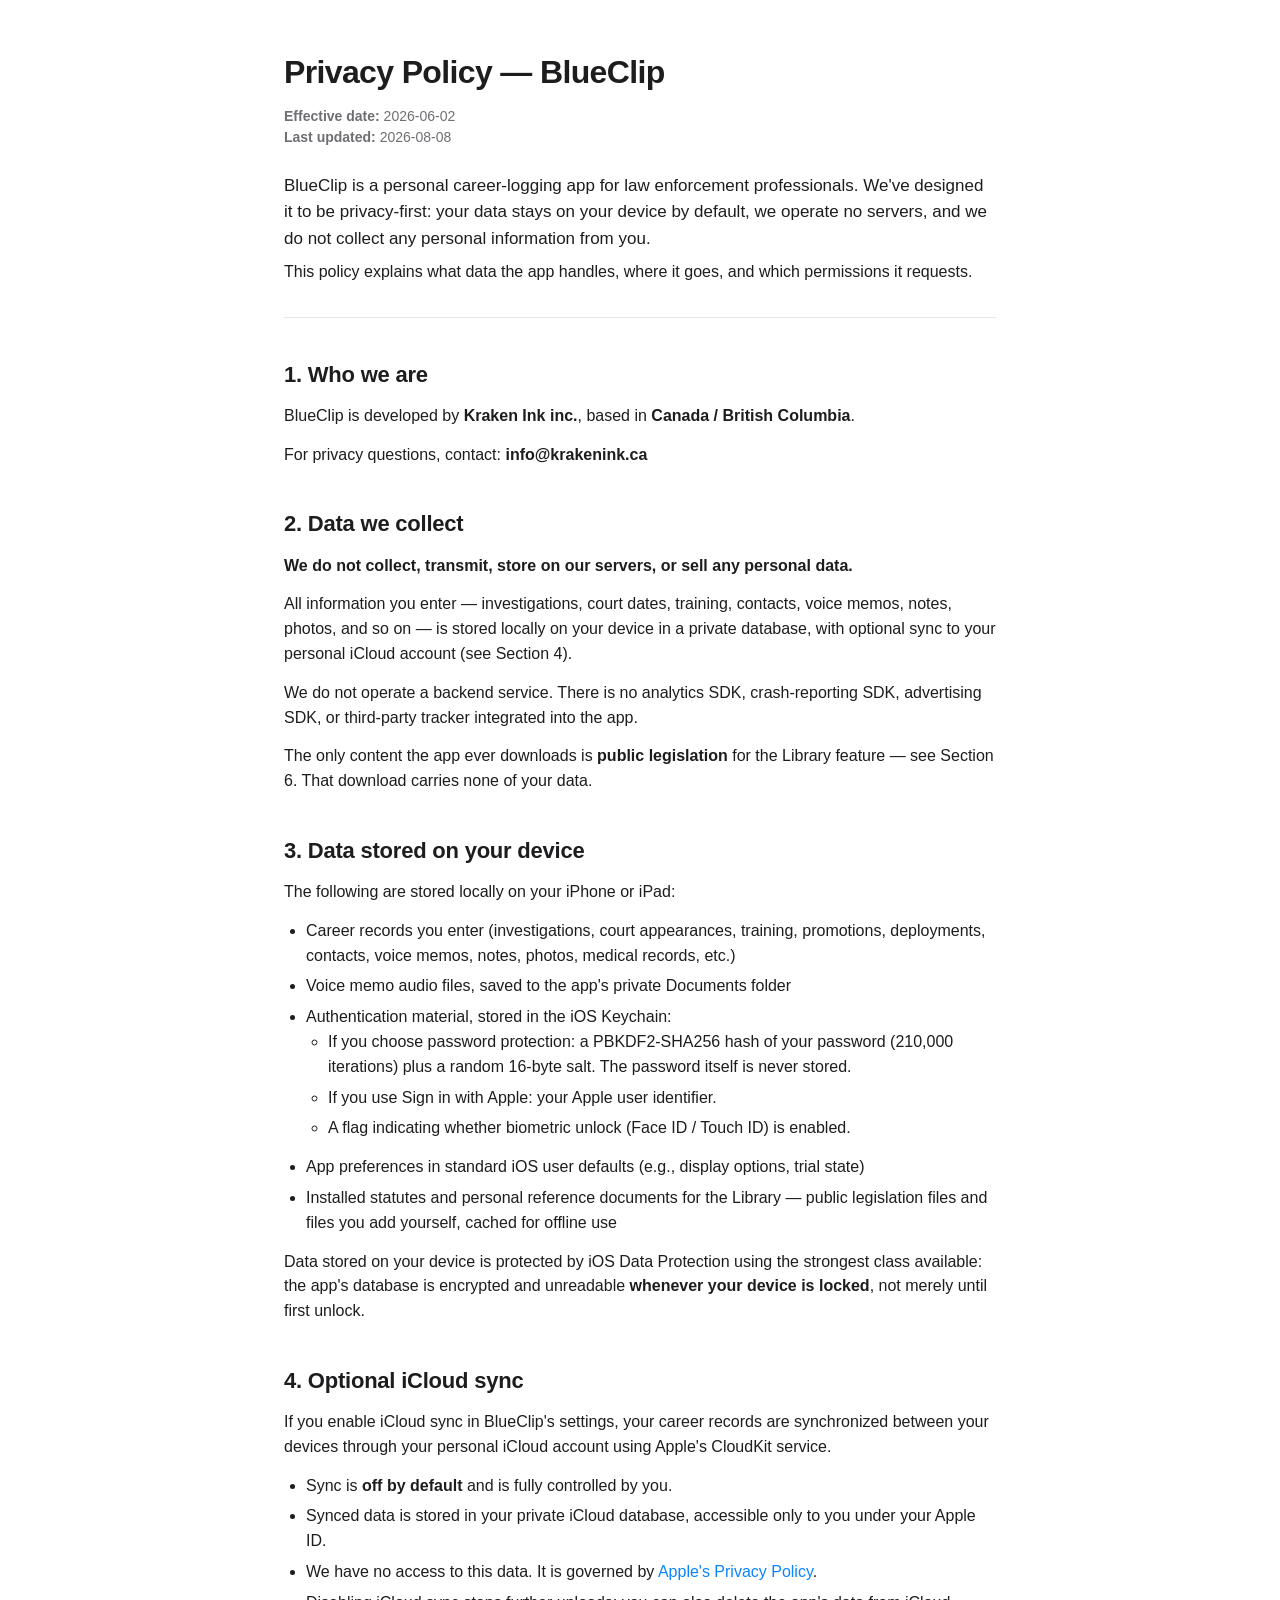
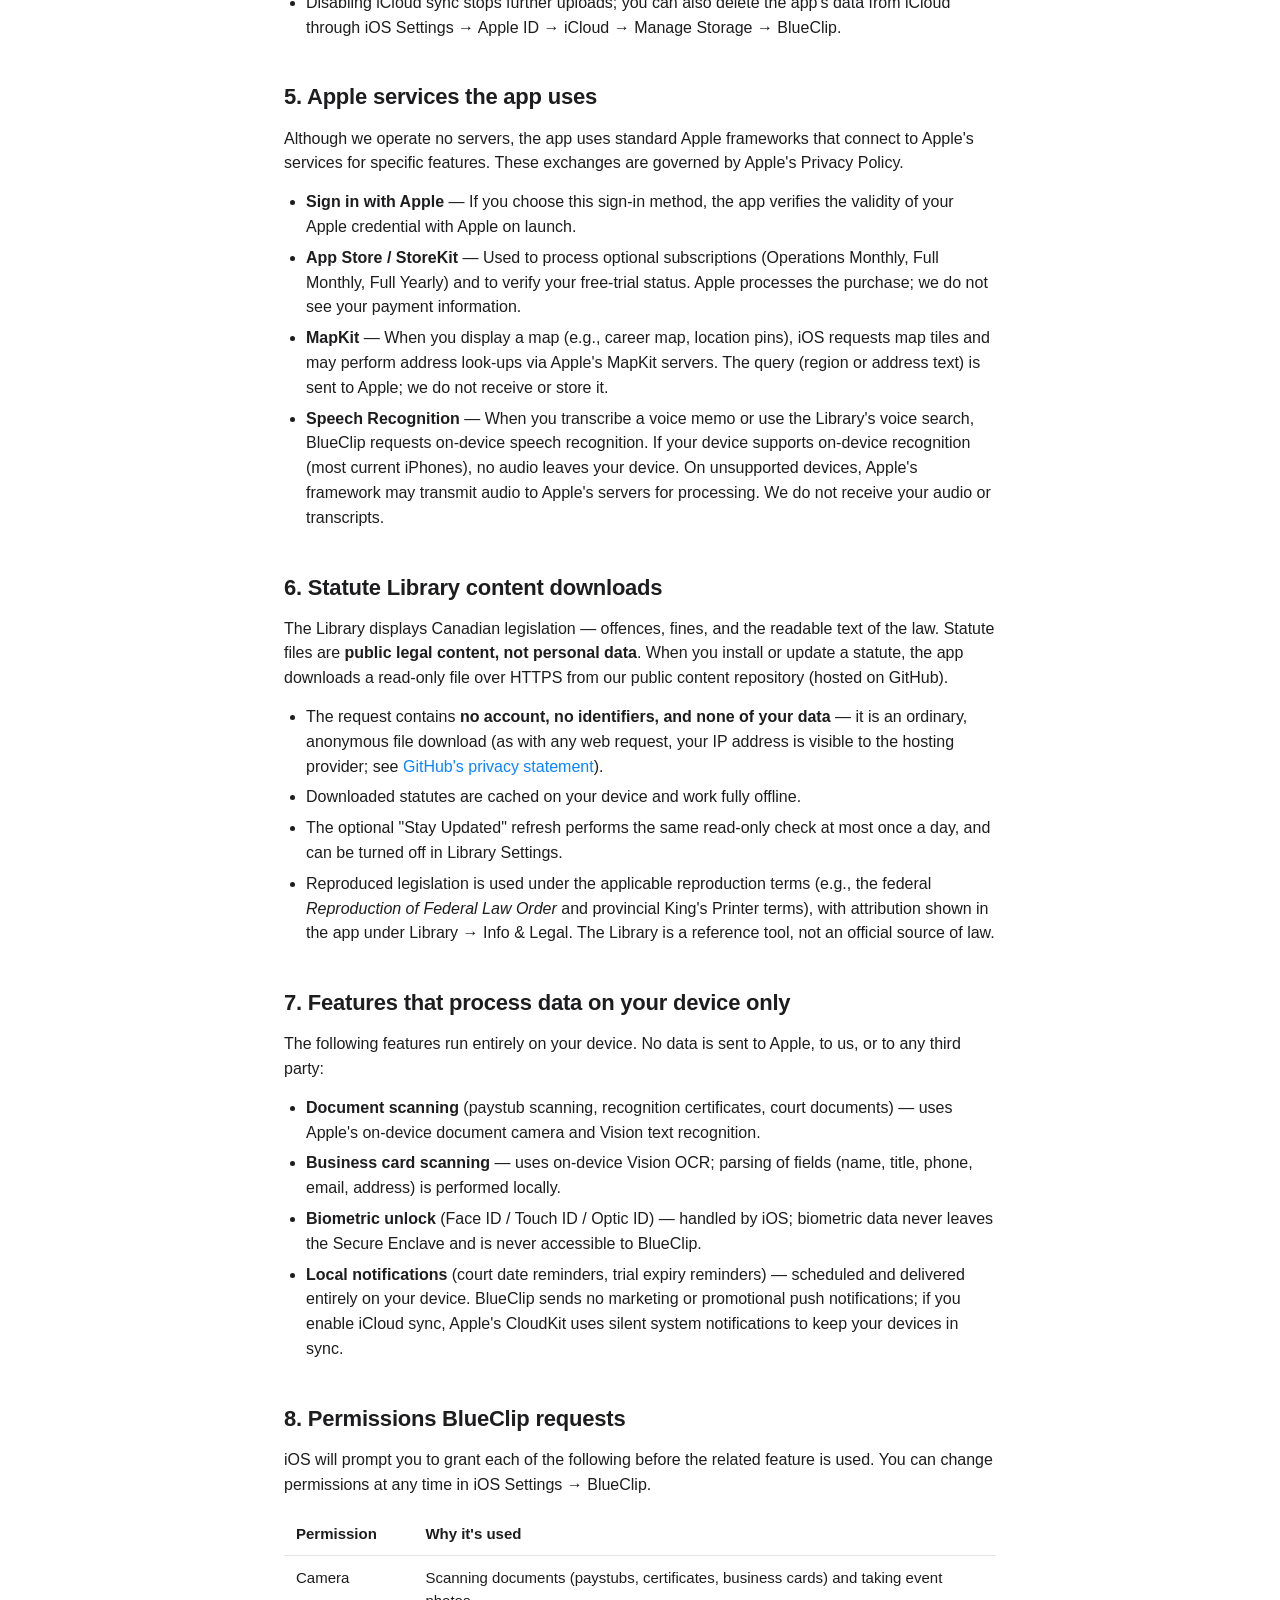
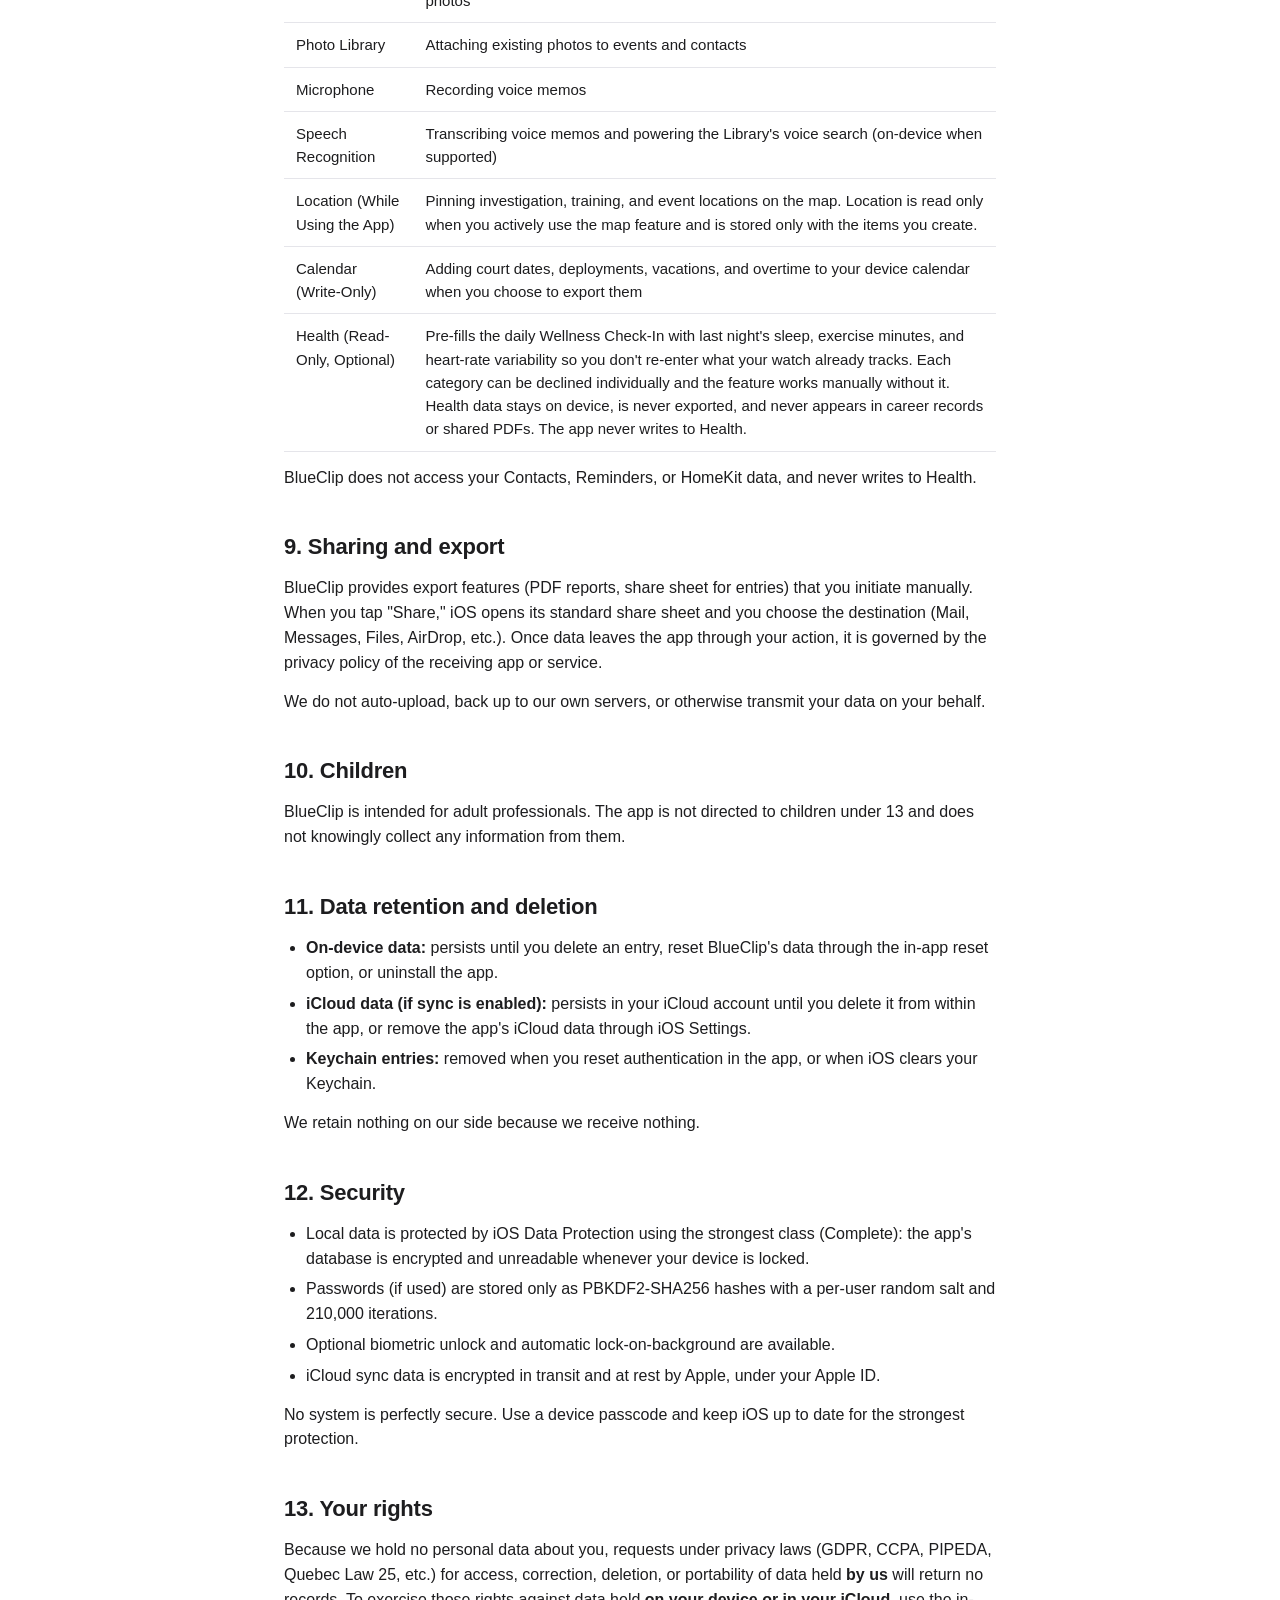
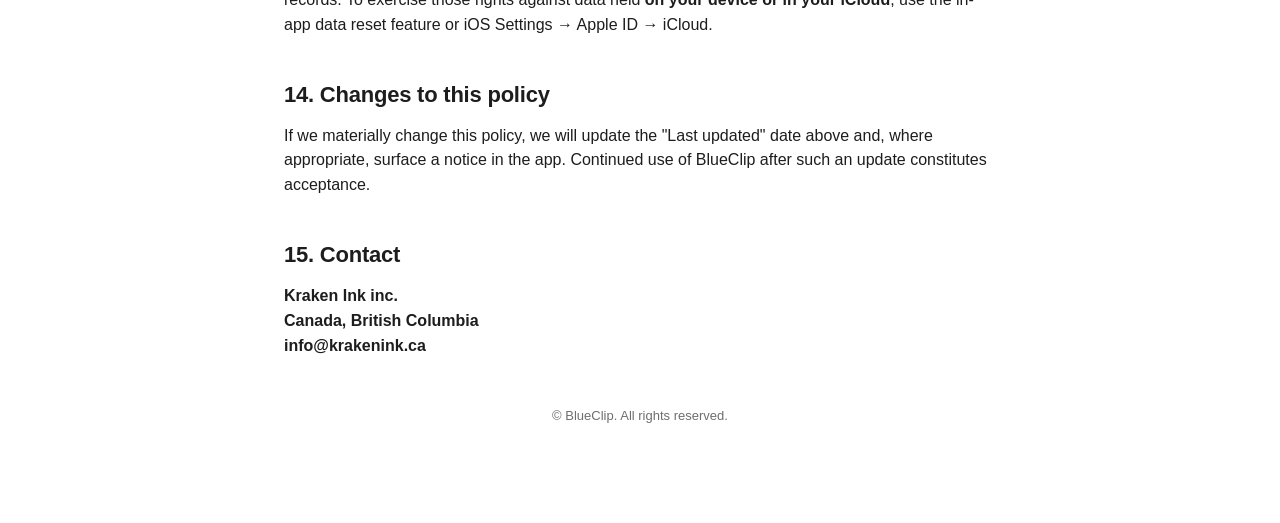
<file: privacy/index.html>
<!DOCTYPE html>
<html lang="en">
<head>
  <meta charset="UTF-8">
  <meta name="viewport" content="width=device-width, initial-scale=1.0">
  <title>Privacy Policy — BlueClip</title>
  <style>
    :root {
      --text: #1d1d1f;
      --muted: #6e6e73;
      --accent: #0a84ff;
      --border: #e5e5ea;
      --bg: #ffffff;
    }
    @media (prefers-color-scheme: dark) {
      :root {
        --text: #f5f5f7;
        --muted: #a1a1a6;
        --accent: #0a84ff;
        --border: #2c2c2e;
        --bg: #000000;
      }
    }
    * { box-sizing: border-box; }
    html, body {
      margin: 0;
      padding: 0;
      background: var(--bg);
      color: var(--text);
      font-family: -apple-system, BlinkMacSystemFont, "SF Pro Text", "Segoe UI", Roboto, Helvetica, Arial, sans-serif;
      line-height: 1.55;
      -webkit-font-smoothing: antialiased;
    }
    main {
      max-width: 760px;
      margin: 0 auto;
      padding: 48px 24px 96px;
    }
    h1 {
      font-size: 32px;
      font-weight: 700;
      margin: 0 0 8px;
      letter-spacing: -0.02em;
    }
    h2 {
      font-size: 22px;
      font-weight: 600;
      margin: 40px 0 12px;
      letter-spacing: -0.01em;
    }
    h3 {
      font-size: 17px;
      font-weight: 600;
      margin: 24px 0 8px;
    }
    p, ul, ol, table { margin: 0 0 14px; }
    ul, ol { padding-left: 22px; }
    li { margin-bottom: 6px; }
    a { color: var(--accent); text-decoration: none; }
    a:hover { text-decoration: underline; }
    hr { border: 0; border-top: 1px solid var(--border); margin: 32px 0; }
    .meta { color: var(--muted); font-size: 14px; margin-bottom: 24px; }
    .lead { font-size: 17px; color: var(--text); margin-bottom: 8px; }
    code, strong { font-weight: 600; }
    table {
      width: 100%;
      border-collapse: collapse;
      font-size: 15px;
    }
    th, td {
      text-align: left;
      padding: 10px 12px;
      border-bottom: 1px solid var(--border);
      vertical-align: top;
    }
    th { font-weight: 600; }
    footer {
      color: var(--muted);
      font-size: 13px;
      margin-top: 48px;
      text-align: center;
    }
  </style>
</head>
<body>
<main>

  <h1>Privacy Policy — BlueClip</h1>
  <p class="meta"><strong>Effective date:</strong> 2026-06-02<br>
  <strong>Last updated:</strong> 2026-08-08</p>

  <p class="lead">BlueClip is a personal career-logging app for law enforcement professionals. We've designed it to be privacy-first: your data stays on your device by default, we operate no servers, and we do not collect any personal information from you.</p>

  <p>This policy explains what data the app handles, where it goes, and which permissions it requests.</p>

  <hr>

  <h2>1. Who we are</h2>
  <p>BlueClip is developed by <strong>Kraken Ink inc.</strong>, based in <strong>Canada / British Columbia</strong>.</p>
  <p>For privacy questions, contact: <strong>info@krakenink.ca</strong></p>

  <h2>2. Data we collect</h2>
  <p><strong>We do not collect, transmit, store on our servers, or sell any personal data.</strong></p>
  <p>All information you enter — investigations, court dates, training, contacts, voice memos, notes, photos, and so on — is stored locally on your device in a private database, with optional sync to your personal iCloud account (see Section 4).</p>
  <p>We do not operate a backend service. There is no analytics SDK, crash-reporting SDK, advertising SDK, or third-party tracker integrated into the app.</p>
  <p>The only content the app ever downloads is <strong>public legislation</strong> for the Library feature — see Section 6. That download carries none of your data.</p>

  <h2>3. Data stored on your device</h2>
  <p>The following are stored locally on your iPhone or iPad:</p>
  <ul>
    <li>Career records you enter (investigations, court appearances, training, promotions, deployments, contacts, voice memos, notes, photos, medical records, etc.)</li>
    <li>Voice memo audio files, saved to the app's private Documents folder</li>
    <li>Authentication material, stored in the iOS Keychain:
      <ul>
        <li>If you choose password protection: a PBKDF2-SHA256 hash of your password (210,000 iterations) plus a random 16-byte salt. The password itself is never stored.</li>
        <li>If you use Sign in with Apple: your Apple user identifier.</li>
        <li>A flag indicating whether biometric unlock (Face ID / Touch ID) is enabled.</li>
      </ul>
    </li>
    <li>App preferences in standard iOS user defaults (e.g., display options, trial state)</li>
    <li>Installed statutes and personal reference documents for the Library — public legislation files and files you add yourself, cached for offline use</li>
  </ul>
  <p>Data stored on your device is protected by iOS Data Protection using the strongest class available: the app's database is encrypted and unreadable <strong>whenever your device is locked</strong>, not merely until first unlock.</p>

  <h2>4. Optional iCloud sync</h2>
  <p>If you enable iCloud sync in BlueClip's settings, your career records are synchronized between your devices through your personal iCloud account using Apple's CloudKit service.</p>
  <ul>
    <li>Sync is <strong>off by default</strong> and is fully controlled by you.</li>
    <li>Synced data is stored in your private iCloud database, accessible only to you under your Apple ID.</li>
    <li>We have no access to this data. It is governed by <a href="https://www.apple.com/legal/privacy/" target="_blank" rel="noopener">Apple's Privacy Policy</a>.</li>
    <li>Disabling iCloud sync stops further uploads; you can also delete the app's data from iCloud through iOS Settings → Apple ID → iCloud → Manage Storage → BlueClip.</li>
  </ul>

  <h2>5. Apple services the app uses</h2>
  <p>Although we operate no servers, the app uses standard Apple frameworks that connect to Apple's services for specific features. These exchanges are governed by Apple's Privacy Policy.</p>
  <ul>
    <li><strong>Sign in with Apple</strong> — If you choose this sign-in method, the app verifies the validity of your Apple credential with Apple on launch.</li>
    <li><strong>App Store / StoreKit</strong> — Used to process optional subscriptions (Operations Monthly, Full Monthly, Full Yearly) and to verify your free-trial status. Apple processes the purchase; we do not see your payment information.</li>
    <li><strong>MapKit</strong> — When you display a map (e.g., career map, location pins), iOS requests map tiles and may perform address look-ups via Apple's MapKit servers. The query (region or address text) is sent to Apple; we do not receive or store it.</li>
    <li><strong>Speech Recognition</strong> — When you transcribe a voice memo or use the Library's voice search, BlueClip requests on-device speech recognition. If your device supports on-device recognition (most current iPhones), no audio leaves your device. On unsupported devices, Apple's framework may transmit audio to Apple's servers for processing. We do not receive your audio or transcripts.</li>
  </ul>

  <h2>6. Statute Library content downloads</h2>
  <p>The Library displays Canadian legislation — offences, fines, and the readable text of the law. Statute files are <strong>public legal content, not personal data</strong>. When you install or update a statute, the app downloads a read-only file over HTTPS from our public content repository (hosted on GitHub).</p>
  <ul>
    <li>The request contains <strong>no account, no identifiers, and none of your data</strong> — it is an ordinary, anonymous file download (as with any web request, your IP address is visible to the hosting provider; see <a href="https://docs.github.com/en/site-policy/privacy-policies/github-general-privacy-statement" target="_blank" rel="noopener">GitHub's privacy statement</a>).</li>
    <li>Downloaded statutes are cached on your device and work fully offline.</li>
    <li>The optional "Stay Updated" refresh performs the same read-only check at most once a day, and can be turned off in Library Settings.</li>
    <li>Reproduced legislation is used under the applicable reproduction terms (e.g., the federal <em>Reproduction of Federal Law Order</em> and provincial King's Printer terms), with attribution shown in the app under Library → Info &amp; Legal. The Library is a reference tool, not an official source of law.</li>
  </ul>

  <h2>7. Features that process data on your device only</h2>
  <p>The following features run entirely on your device. No data is sent to Apple, to us, or to any third party:</p>
  <ul>
    <li><strong>Document scanning</strong> (paystub scanning, recognition certificates, court documents) — uses Apple's on-device document camera and Vision text recognition.</li>
    <li><strong>Business card scanning</strong> — uses on-device Vision OCR; parsing of fields (name, title, phone, email, address) is performed locally.</li>
    <li><strong>Biometric unlock</strong> (Face ID / Touch ID / Optic ID) — handled by iOS; biometric data never leaves the Secure Enclave and is never accessible to BlueClip.</li>
    <li><strong>Local notifications</strong> (court date reminders, trial expiry reminders) — scheduled and delivered entirely on your device. BlueClip sends no marketing or promotional push notifications; if you enable iCloud sync, Apple's CloudKit uses silent system notifications to keep your devices in sync.</li>
  </ul>

  <h2>8. Permissions BlueClip requests</h2>
  <p>iOS will prompt you to grant each of the following before the related feature is used. You can change permissions at any time in iOS Settings → BlueClip.</p>
  <table>
    <thead>
      <tr><th>Permission</th><th>Why it's used</th></tr>
    </thead>
    <tbody>
      <tr><td>Camera</td><td>Scanning documents (paystubs, certificates, business cards) and taking event photos</td></tr>
      <tr><td>Photo Library</td><td>Attaching existing photos to events and contacts</td></tr>
      <tr><td>Microphone</td><td>Recording voice memos</td></tr>
      <tr><td>Speech Recognition</td><td>Transcribing voice memos and powering the Library's voice search (on-device when supported)</td></tr>
      <tr><td>Location (While Using the App)</td><td>Pinning investigation, training, and event locations on the map. Location is read only when you actively use the map feature and is stored only with the items you create.</td></tr>
      <tr><td>Calendar (Write-Only)</td><td>Adding court dates, deployments, vacations, and overtime to your device calendar when you choose to export them</td></tr>
      <tr><td>Health (Read-Only, Optional)</td><td>Pre-fills the daily Wellness Check-In with last night's sleep, exercise minutes, and heart-rate variability so you don't re-enter what your watch already tracks. Each category can be declined individually and the feature works manually without it. Health data stays on device, is never exported, and never appears in career records or shared PDFs. The app never writes to Health.</td></tr>
    </tbody>
  </table>
  <p>BlueClip does not access your Contacts, Reminders, or HomeKit data, and never writes to Health.</p>

  <h2>9. Sharing and export</h2>
  <p>BlueClip provides export features (PDF reports, share sheet for entries) that you initiate manually. When you tap "Share," iOS opens its standard share sheet and you choose the destination (Mail, Messages, Files, AirDrop, etc.). Once data leaves the app through your action, it is governed by the privacy policy of the receiving app or service.</p>
  <p>We do not auto-upload, back up to our own servers, or otherwise transmit your data on your behalf.</p>

  <h2>10. Children</h2>
  <p>BlueClip is intended for adult professionals. The app is not directed to children under 13 and does not knowingly collect any information from them.</p>

  <h2>11. Data retention and deletion</h2>
  <ul>
    <li><strong>On-device data:</strong> persists until you delete an entry, reset BlueClip's data through the in-app reset option, or uninstall the app.</li>
    <li><strong>iCloud data (if sync is enabled):</strong> persists in your iCloud account until you delete it from within the app, or remove the app's iCloud data through iOS Settings.</li>
    <li><strong>Keychain entries:</strong> removed when you reset authentication in the app, or when iOS clears your Keychain.</li>
  </ul>
  <p>We retain nothing on our side because we receive nothing.</p>

  <h2>12. Security</h2>
  <ul>
    <li>Local data is protected by iOS Data Protection using the strongest class (Complete): the app's database is encrypted and unreadable whenever your device is locked.</li>
    <li>Passwords (if used) are stored only as PBKDF2-SHA256 hashes with a per-user random salt and 210,000 iterations.</li>
    <li>Optional biometric unlock and automatic lock-on-background are available.</li>
    <li>iCloud sync data is encrypted in transit and at rest by Apple, under your Apple ID.</li>
  </ul>
  <p>No system is perfectly secure. Use a device passcode and keep iOS up to date for the strongest protection.</p>

  <h2>13. Your rights</h2>
  <p>Because we hold no personal data about you, requests under privacy laws (GDPR, CCPA, PIPEDA, Quebec Law 25, etc.) for access, correction, deletion, or portability of data held <strong>by us</strong> will return no records. To exercise those rights against data held <strong>on your device or in your iCloud</strong>, use the in-app data reset feature or iOS Settings → Apple ID → iCloud.</p>
  
  <h2>14. Changes to this policy</h2>
  <p>If we materially change this policy, we will update the "Last updated" date above and, where appropriate, surface a notice in the app. Continued use of BlueClip after such an update constitutes acceptance.</p>

  <h2>15. Contact</h2>
  <p><strong>Kraken Ink inc.</strong><br>
  <strong>Canada, British Columbia</strong><br>
  <strong>info@krakenink.ca</strong></p>

  <footer>© BlueClip. All rights reserved.</footer>

</main>
</body>
</html>
</file>
<file: blueclip/style.css>
/* ==========================================================
   BlueClip — marketing site
   Plain CSS. No build step. Custom properties for theming.
   ========================================================== */

:root {
  --light: #FBFBFD;
  --grey: #F5F5F7;
  --dark: #000000;
  --text-light: #1D1D1F;
  --text-dark: #F5F5F7;
  --muted: #86868B;
  --brand: #4F7FCC;
  --cta: #0071E3;
  --max-w: 1200px;
  --pad-x: clamp(24px, 4vw, 48px);
  --font: -apple-system, BlinkMacSystemFont, "SF Pro Display", "SF Pro",
          "Helvetica Neue", sans-serif;
}

* { margin: 0; padding: 0; box-sizing: border-box; }

html { scroll-behavior: smooth; }

body {
  font-family: var(--font);
  font-size: 19px;
  line-height: 1.5;
  color: var(--text-light);
  background: var(--light);
  -webkit-font-smoothing: antialiased;
  text-rendering: optimizeLegibility;
}

img { display: block; max-width: 100%; }

h1, h2, h3 { text-wrap: balance; }

/* ---------- Surfaces ---------- */
.bg-white { background: var(--light); color: var(--text-light); }
.bg-grey  { background: var(--grey);  color: var(--text-light); }
.bg-dark  { background: var(--dark);  color: var(--text-dark); }
.bg-dark .eyebrow + h2 { color: #fff; }
.bg-dark p { color: rgba(245,245,247,.82); }

/* ---------- Nav ---------- */
.nav {
  position: fixed;
  inset: 0 0 auto 0;
  z-index: 100;
  background: rgba(251, 251, 253, .72);
  -webkit-backdrop-filter: saturate(180%) blur(20px);
  backdrop-filter: saturate(180%) blur(20px);
  transition: box-shadow .3s ease;
}
.nav.scrolled { box-shadow: 0 1px 0 rgba(0,0,0,.08), 0 4px 16px rgba(0,0,0,.04); }

.nav-inner {
  max-width: var(--max-w);
  margin: 0 auto;
  padding: 0 var(--pad-x);
  height: 52px;
  display: flex;
  align-items: center;
  justify-content: space-between;
}
.nav-brand {
  display: flex;
  align-items: center;
  gap: 10px;
  text-decoration: none;
  color: var(--text-light);
  font-weight: 600;
  font-size: 17px;
  letter-spacing: -.01em;
}
.nav-brand img { border-radius: 7px; }
.nav-links { display: flex; align-items: center; gap: 28px; }
.nav-links a {
  text-decoration: none;
  color: var(--text-light);
  font-size: 14px;
  font-weight: 400;
  opacity: .85;
  transition: opacity .2s ease;
}
.nav-links a:hover { opacity: 1; }
.nav-cta {
  background: var(--cta);
  color: #fff !important;
  opacity: 1 !important;
  padding: 6px 16px;
  border-radius: 980px;
  font-weight: 500;
  transition: transform .2s ease, filter .2s ease;
}
.nav-cta:hover { transform: scale(1.02); filter: brightness(1.08); }

/* ---------- Hero ---------- */
.hero {
  background: linear-gradient(to bottom, var(--light) 78%, var(--grey));
}
.hero-inner {
  min-height: 100vh;
  max-width: var(--max-w);
  margin: 0 auto;
  padding: 140px var(--pad-x) 64px;
  display: grid;
  grid-template-columns: 1.1fr .9fr;
  align-items: center;
  gap: clamp(32px, 5vw, 80px);
}
.hero h1 {
  font-size: clamp(48px, 8vw, 112px);
  font-weight: 700;
  letter-spacing: -.025em;
  line-height: 1.02;
}
.hero-sub {
  margin-top: 24px;
  font-size: clamp(21px, 2.4vw, 28px);
  font-weight: 400;
  color: var(--muted);
  letter-spacing: -.01em;
}
.hero-copy .store-badge { margin-top: 40px; display: inline-block; }
.hero-phone { display: flex; justify-content: center; }

.store-badge { transition: transform .2s ease, filter .2s ease; }
.store-badge:hover { transform: scale(1.02); filter: brightness(1.15); }
.store-badge img { height: 54px; width: auto; }

/* ---------- Disclaimer ---------- */
.disclaimer {
  background: var(--grey);
  padding: 8px var(--pad-x) 56px;
}
.disclaimer-inner {
  max-width: 720px;
  margin: 0 auto;
  display: grid;
  gap: 10px;
}
.disclaimer p {
  font-size: 12.5px;
  line-height: 1.6;
  color: var(--muted);
}
.disclaimer em { font-style: italic; }

/* ---------- iPhone mockup (CSS-drawn) ---------- */
.iphone {
  position: relative;
  width: min(330px, 76vw);
  border-radius: 12.5% / 5.75%;
  background: #1a1a1c;
  padding: 1.9%;
  border: 3px solid #4a4a4e;          /* titanium edge */
  box-shadow:
    inset 0 0 0 2px #2b2b2e,
    0 30px 60px rgba(0, 0, 0, .15);
}
.iphone-screen {
  position: relative;
  width: 100%;
  border-radius: 10.8% / 5%;
  overflow: hidden;
  background: #000;
}
/* Screen height derives from the screenshot's own aspect ratio —
   no object-fit cropping, edges never get cut */
.iphone-screen img { width: 100%; height: auto; }

/* Hero rotator: screenshots stacked in one frame, calm cross-fade.
   First image stays in flow (defines the frame height); the rest overlay.
   The screenshots carry their own Dynamic Island, so the frame's drawn
   island is hidden here — two overlapping pills read as a smudge. */
.hero-phone .iphone::after { display: none; }

.hero-rotator img {
  opacity: 0;
  transition: opacity .8s ease;
}
.hero-rotator img.active { opacity: 1; }
.hero-rotator img:not(:first-child) {
  position: absolute;
  inset: 0;
  height: 100%;
  object-fit: cover;
}
/* Dynamic Island */
.iphone::after {
  content: "";
  position: absolute;
  top: 4.2%;
  left: 50%;
  transform: translateX(-50%);
  width: 28%;
  height: 2.6%;
  background: #000;
  border-radius: 999px;
  z-index: 2;
}

.feature.tilt .iphone { transform: rotate(6deg); }

/* ---------- Identity statement ---------- */
.statement {
  background: var(--dark);
  color: #fff;
  padding: clamp(120px, 16vw, 220px) var(--pad-x);
  text-align: center;
}
.statement p {
  font-size: clamp(30px, 4.2vw, 56px);
  font-weight: 600;
  letter-spacing: -.02em;
  line-height: 1.15;
  max-width: 24ch;
  margin: 0 auto;
}

/* ---------- Feature sections ---------- */
.feature { padding: clamp(80px, 12vw, 200px) var(--pad-x); }
.feature-inner {
  max-width: var(--max-w);
  margin: 0 auto;
  display: grid;
  grid-template-columns: 1fr 1fr;
  align-items: center;
  gap: clamp(40px, 6vw, 96px);
}
.feature.alt .feature-copy  { order: 2; }
.feature.alt .feature-phone { order: 1; }

.eyebrow {
  font-size: 15px;
  font-weight: 600;
  letter-spacing: .06em;
  text-transform: uppercase;
  color: var(--accent, var(--brand));
  margin-bottom: 16px;
}
.feature h2, .more h2, .privacy h2, .pricing h2, .faq h2 {
  font-size: clamp(36px, 5vw, 72px);
  font-weight: 600;
  letter-spacing: -.02em;
  line-height: 1.05;
}
.feature-copy p:not(.eyebrow) {
  margin-top: 28px;
  font-size: clamp(19px, 1.6vw, 21px);
  max-width: 44ch;
  color: var(--muted);
}
.bg-dark .feature-copy p:not(.eyebrow) { color: rgba(245,245,247,.72); }
.feature-copy p + p:not(.eyebrow) { margin-top: 16px; }
/* fine print under feature copy */
.fineprint {
  font-size: 14px !important;
  font-weight: 500;
  letter-spacing: .01em;
}
.feature-phone { display: flex; justify-content: center; }
.feature-phone .iphone { width: min(310px, 72vw); }

/* ---------- Bonus grid ---------- */
.more { padding: clamp(80px, 10vw, 160px) var(--pad-x); }
.more-inner { max-width: var(--max-w); margin: 0 auto; text-align: center; }
.more-grid {
  list-style: none;
  margin-top: 56px;
  display: grid;
  grid-template-columns: repeat(auto-fit, minmax(170px, 1fr));
  gap: 12px;
}
.more-grid li {
  background: #fff;
  border-radius: 16px;
  padding: 22px 16px;
  font-size: 16px;
  font-weight: 500;
  color: var(--text-light);
}
.more-sub {
  margin-top: 16px;
  font-size: clamp(17px, 1.6vw, 19px);
  color: var(--muted);
}
.more-grid .more-tile {
  grid-column: 1 / -1;
  background: transparent;
  border: 1.5px dashed rgba(0,0,0,.18);
  color: var(--muted);
  display: flex;
  align-items: center;
  justify-content: center;
}

/* ---------- Privacy ---------- */
.privacy { padding: clamp(100px, 14vw, 200px) var(--pad-x); }
.privacy-inner { max-width: 860px; margin: 0 auto; text-align: center; }
.privacy-list {
  list-style: none;
  margin-top: 64px;
  display: grid;
  gap: 20px;
  text-align: left;
}
.privacy-list li {
  background: #161617;
  border-radius: 18px;
  padding: 26px 30px;
  font-size: 18px;
  color: rgba(245,245,247,.72);
}
.privacy-list strong { color: #fff; font-weight: 600; }

/* ---------- Pricing ---------- */
.pricing { padding: clamp(100px, 14vw, 200px) var(--pad-x); }
.pricing-inner { max-width: 920px; margin: 0 auto; text-align: center; }
.tiers {
  margin-top: 64px;
  display: grid;
  grid-template-columns: 1fr 1fr;
  gap: 24px;
  text-align: left;
}
.tier {
  background: var(--grey);
  border-radius: 24px;
  padding: 40px 36px;
}
.tier-full {
  background: #fff;
  border: 1.5px solid var(--brand);
  box-shadow: 0 16px 48px rgba(79,127,204,.12);
}
.tier h3 { font-size: 28px; font-weight: 600; letter-spacing: -.015em; }
.tier { display: flex; flex-direction: column; }
.tier-head {
  display: flex;
  justify-content: space-between;
  align-items: flex-start;
  gap: 16px;
}
.tier-tag { margin-top: 6px; font-size: 15px; color: var(--muted); font-weight: 500; }
.tier-price {
  flex-shrink: 0;
  font-size: 30px;
  font-weight: 600;
  letter-spacing: -.02em;
  line-height: 1;
  color: var(--brand);
  white-space: nowrap;
}
.tier-price span {
  font-size: 14px;
  font-weight: 500;
  color: var(--muted);
  letter-spacing: 0;
}
.tier-annual {
  margin-top: 24px;
  padding-top: 18px;
  border-top: 1px solid rgba(0,0,0,.08);
  font-size: 15px;
  color: var(--muted);
}
.tier-annual strong { color: var(--brand); font-weight: 600; }
.tier-pitch {
  margin-top: auto;
  padding-top: 18px;
  font-size: 14px;
  color: var(--muted);
  font-style: italic;
}
.tier-group + ul + .tier-pitch { margin-top: 24px; }
.tier ul { list-style: none; margin-top: 24px; display: grid; gap: 12px; }
.tier-group {
  margin-top: 28px;
  font-size: 13px;
  font-weight: 600;
  letter-spacing: .04em;
  text-transform: uppercase;
  color: var(--muted);
}
.tier-group + ul { margin-top: 14px; }
.tier li {
  font-size: 17px;
  padding-left: 26px;
  position: relative;
}
.tier li::before {
  content: "";
  position: absolute;
  left: 0; top: 7px;
  width: 12px; height: 7px;
  border-left: 2px solid var(--brand);
  border-bottom: 2px solid var(--brand);
  transform: rotate(-45deg);
}
.trial {
  margin-top: 48px;
  display: grid;
  gap: 10px;
  font-size: 18px;
  color: var(--muted);
}
.trial-title {
  font-size: clamp(22px, 2.4vw, 28px);
  font-weight: 600;
  letter-spacing: -.015em;
  color: var(--text-light);
  margin-bottom: 8px;
}
.trial-badge { margin-top: 10px; }
.trial-badge span {
  display: inline-flex;
  align-items: center;
  gap: 7px;
  background: rgba(79,127,204,.1);
  color: var(--brand);
  font-size: 14px;
  font-weight: 600;
  padding: 7px 16px;
  border-radius: 980px;
}
.trial-badge svg {
  width: 15px;
  height: 15px;
  flex-shrink: 0;
}
.trial strong { color: var(--text-light); }
.pricing .store-badge { margin-top: 48px; display: inline-block; }

/* ---------- FAQ ---------- */
.faq { padding: clamp(100px, 12vw, 180px) var(--pad-x); }
.faq-inner { max-width: 760px; margin: 0 auto; }
.faq h2 { text-align: center; }
.accordion { margin-top: 56px; display: grid; gap: 12px; }
.accordion details {
  background: #fff;
  border-radius: 16px;
  padding: 0 26px;
  overflow: hidden;
}
.accordion summary {
  cursor: pointer;
  list-style: none;
  font-size: 18px;
  font-weight: 600;
  letter-spacing: -.01em;
  padding: 22px 32px 22px 0;
  position: relative;
}
.accordion summary::-webkit-details-marker { display: none; }
.accordion summary::after {
  content: "+";
  position: absolute;
  right: 0;
  top: 50%;
  transform: translateY(-50%);
  font-size: 24px;
  font-weight: 300;
  color: var(--muted);
  transition: transform .25s ease;
}
.accordion details[open] summary::after { transform: translateY(-50%) rotate(45deg); }
.accordion details p {
  padding-bottom: 24px;
  color: var(--muted);
  font-size: 17px;
  max-width: 60ch;
}
.accordion summary:focus-visible {
  outline: 2px solid var(--cta);
  outline-offset: 4px;
  border-radius: 8px;
}

/* ---------- Footer ---------- */
.footer {
  background: var(--grey);
  border-top: 1px solid rgba(0,0,0,.08);
  padding: 56px var(--pad-x) 48px;
}
.footer-inner {
  max-width: var(--max-w);
  margin: 0 auto;
  display: grid;
  gap: 28px;
}
.footer-brand { display: flex; align-items: center; gap: 14px; }
.footer-brand img { border-radius: 8px; }
.footer-name { font-weight: 600; font-size: 16px; }
.footer-tag { font-size: 14px; color: var(--muted); }
.footer-links { display: flex; gap: 24px; flex-wrap: wrap; }
.footer-links a {
  color: var(--text-light);
  text-decoration: none;
  font-size: 14px;
  opacity: .8;
}
.footer-links a:hover { opacity: 1; text-decoration: underline; }
.footer-legal { font-size: 13px; color: var(--muted); max-width: 64ch; }

/* ---------- Reveal animation ---------- */
.reveal {
  opacity: 0;
  transform: translateY(40px);
  transition: opacity .7s ease-out, transform .7s ease-out;
}
.reveal.delay-1 { transition-delay: .12s; }
.reveal.visible { opacity: 1; transform: translateY(0); }

@media (prefers-reduced-motion: reduce) {
  html { scroll-behavior: auto; }
  .reveal { opacity: 1; transform: none; transition: none; }
  .store-badge, .nav-cta { transition: none; }
  .hero-rotator img { transition: none; }
}

/* ---------- Focus visibility ---------- */
a:focus-visible {
  outline: 2px solid var(--cta);
  outline-offset: 3px;
  border-radius: 6px;
}

/* ---------- Responsive ---------- */
@media (max-width: 1199px) {
  .feature { padding-top: 120px; padding-bottom: 120px; }
  .feature-phone .iphone { width: min(280px, 70vw); }
}

@media (max-width: 768px) {
  body { font-size: 17px; }

  .nav-links { gap: 18px; }
  .nav-links a:not(.nav-cta) { display: none; }

  .hero-inner {
    grid-template-columns: 1fr;
    text-align: center;
    padding-top: 110px;
    padding-bottom: 64px;
    min-height: auto;
    gap: 56px;
  }
  .hero-phone .iphone { width: min(280px, 78vw); }

  .feature { padding-top: 80px; padding-bottom: 80px; }
  .feature-inner { grid-template-columns: 1fr; gap: 48px; text-align: center; }
  .feature.alt .feature-copy  { order: 1; }
  .feature.alt .feature-phone { order: 2; }
  .feature-copy p:not(.eyebrow) { margin-left: auto; margin-right: auto; }
  .feature-phone { order: 2; }

  .tiers { grid-template-columns: 1fr; }
  .privacy-list li { padding: 22px; }
  .footer-inner { text-align: left; }
}
</file>
